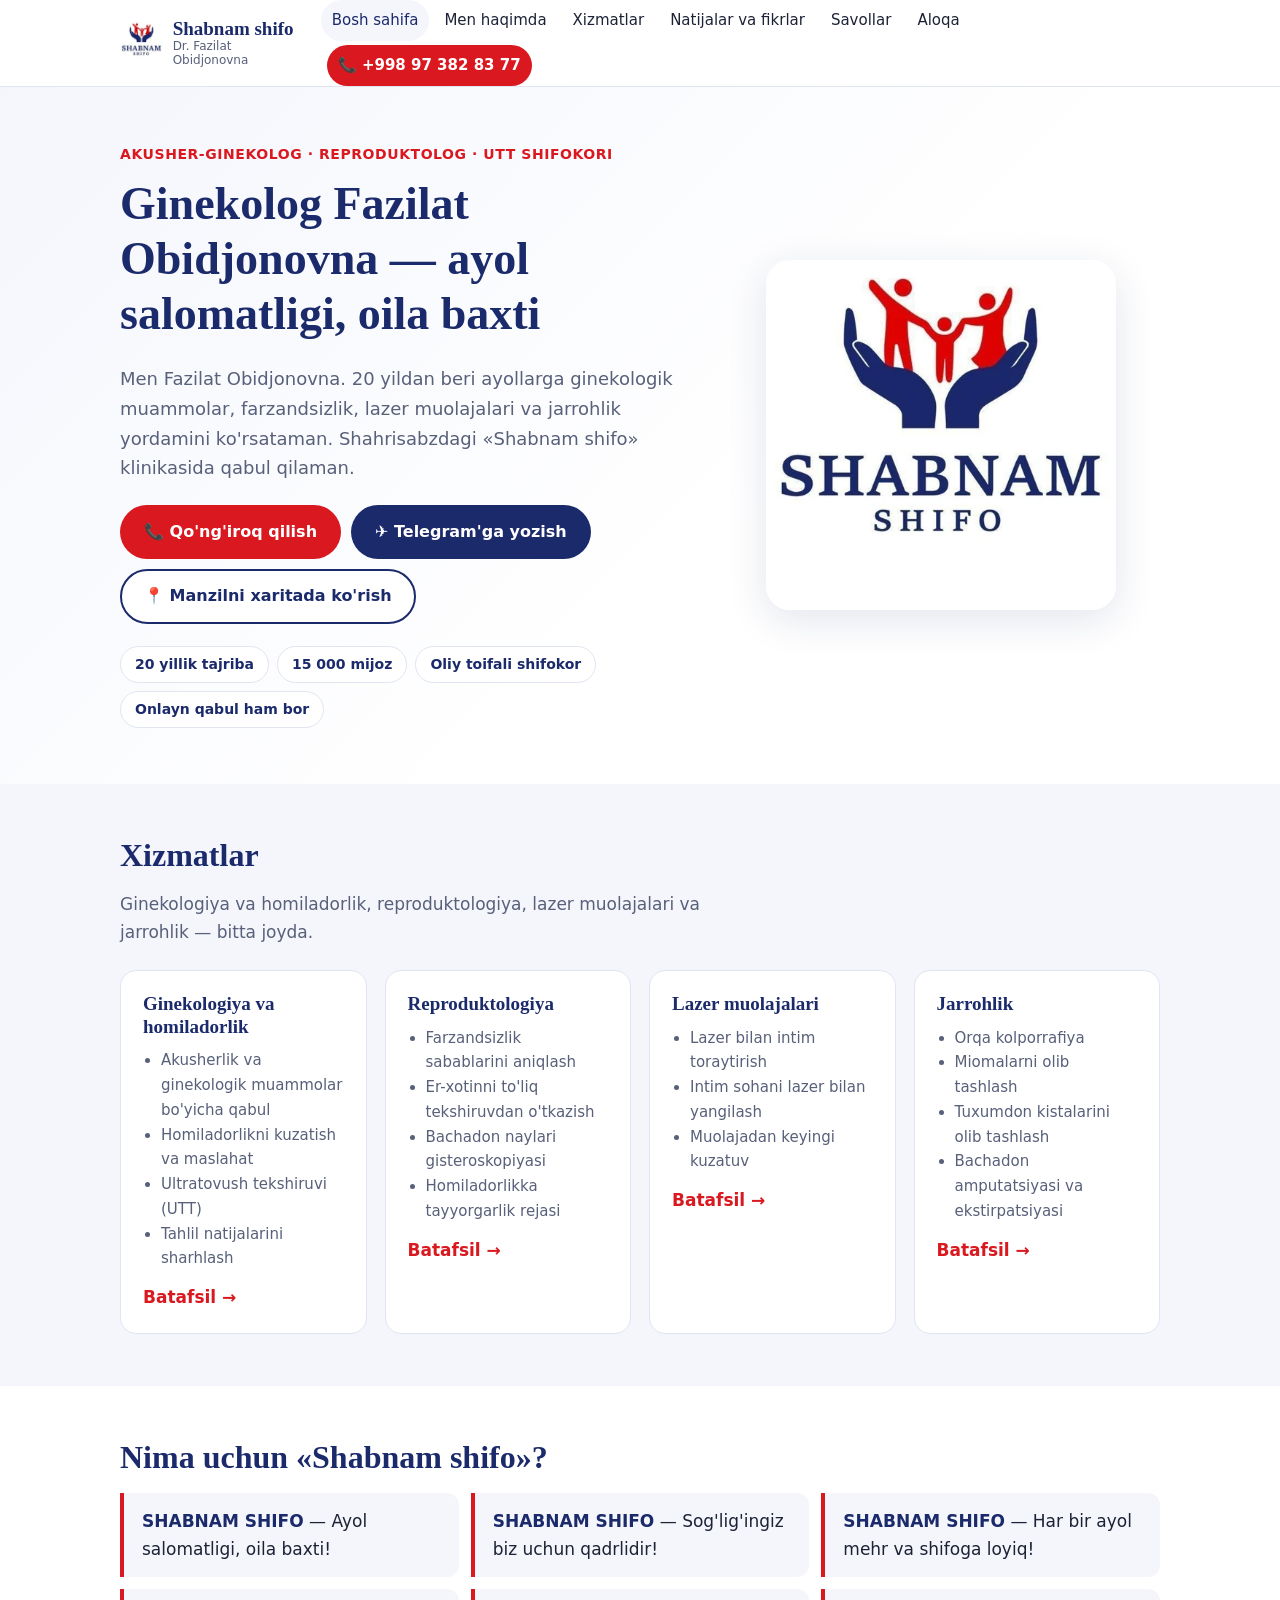
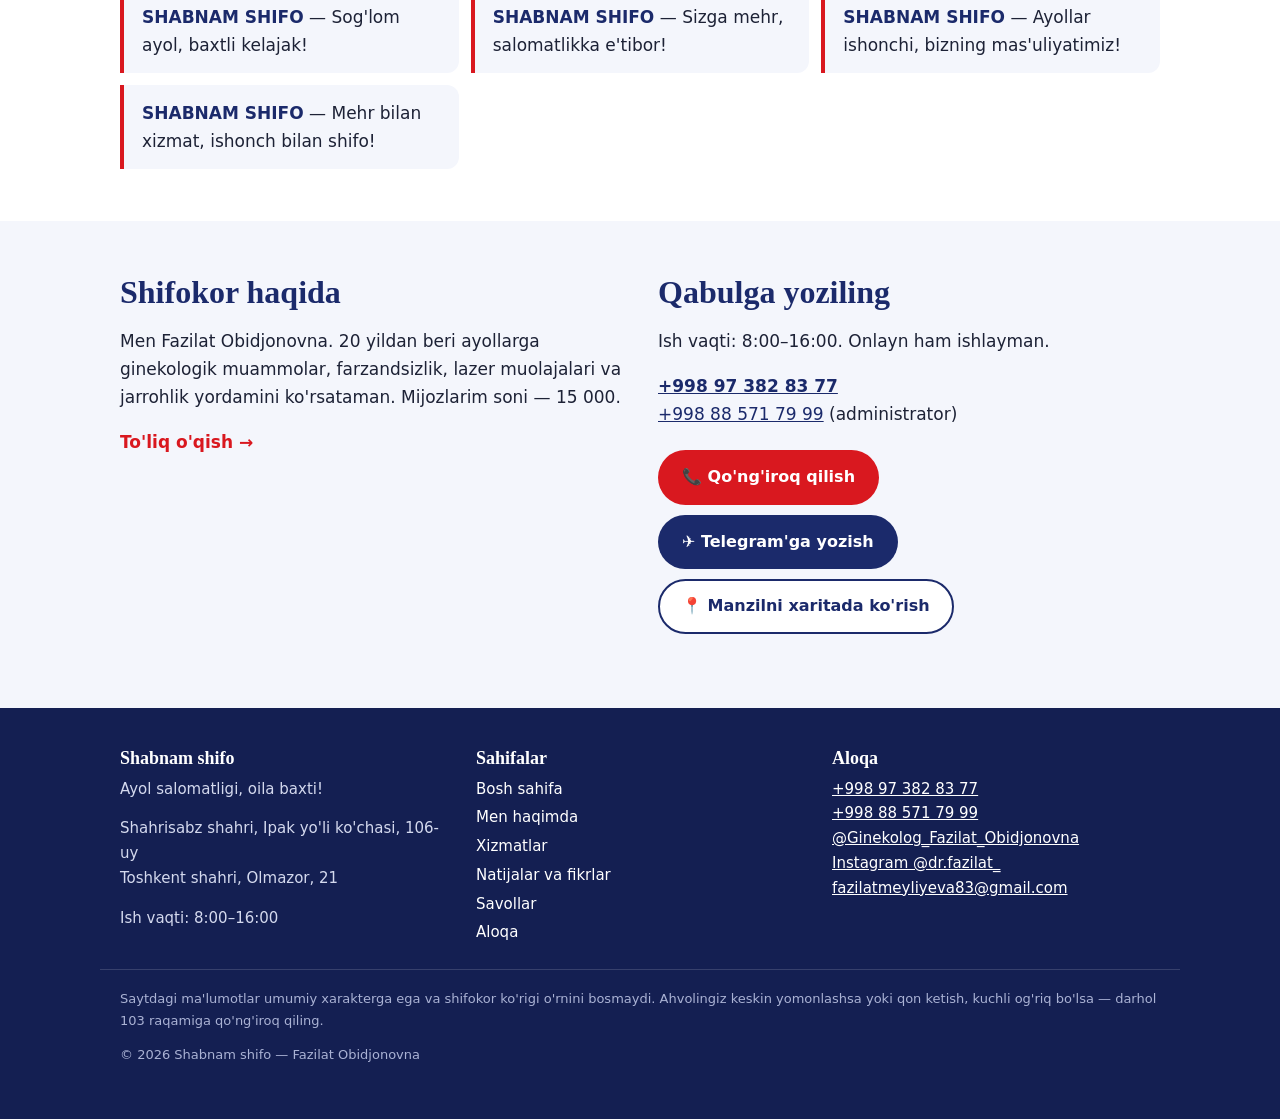
<file: index.html>
<!doctype html>
<html lang="uz">
<head>
<meta charset="utf-8">
<meta name="viewport" content="width=device-width, initial-scale=1">
<title>Ginekolog Fazilat Obidjonovna | Shahrisabz, Shabnam shifo</title>
<meta name="description" content="Shahrisabzda ginekolog, reproduktolog, UTT shifokori Fazilat Obidjonovna. Farzandsizlik, lazer, jarrohlik. 20 yil tajriba. Tel: +998 97 382 83 77">
<meta name="robots" content="index, follow, max-image-preview:large">
<meta name="author" content="Fazilat Obidjonovna">
<meta name="theme-color" content="#1b2a6b">
<link rel="canonical" href="https://admirable-platypus-0bb3a1.netlify.app/">
<link rel="icon" href="favicon.ico" sizes="any">
<link rel="icon" type="image/png" sizes="32x32" href="favicon-32.png">
<link rel="icon" type="image/png" sizes="192x192" href="icon-192.png">
<link rel="apple-touch-icon" href="apple-touch-icon.png">
<meta property="og:type" content="website">
<meta property="og:locale" content="uz_UZ">
<meta property="og:site_name" content="Shabnam shifo">
<meta property="og:title" content="Ginekolog Fazilat Obidjonovna | Shahrisabz, Shabnam shifo">
<meta property="og:description" content="Shahrisabzda ginekolog, reproduktolog, UTT shifokori Fazilat Obidjonovna. Farzandsizlik, lazer, jarrohlik. 20 yil tajriba. Tel: +998 97 382 83 77">
<meta property="og:url" content="https://admirable-platypus-0bb3a1.netlify.app/">
<meta property="og:image" content="https://admirable-platypus-0bb3a1.netlify.app/images/og-image.jpg">
<meta property="og:image:width" content="1200">
<meta property="og:image:height" content="630">
<meta property="og:image:alt" content="Dr. Fazilat Obidjonovna — ginekolog, reproduktolog, UTT shifokori, Shabnam shifo, Shahrisabz">
<meta name="twitter:card" content="summary_large_image">
<meta name="twitter:title" content="Ginekolog Fazilat Obidjonovna | Shahrisabz, Shabnam shifo">
<meta name="twitter:description" content="Shahrisabzda ginekolog, reproduktolog, UTT shifokori Fazilat Obidjonovna. Farzandsizlik, lazer, jarrohlik. 20 yil tajriba. Tel: +998 97 382 83 77">
<meta name="twitter:image" content="https://admirable-platypus-0bb3a1.netlify.app/images/og-image.jpg">
<link rel="stylesheet" href="css/style.css">
<script type="application/ld+json">{"@context": "https://schema.org", "@type": ["LocalBusiness", "MedicalClinic"], "@id": "https://admirable-platypus-0bb3a1.netlify.app/#clinic", "name": "Shabnam shifo", "alternateName": "Shabnam shifo klinikasi", "slogan": "Ayol salomatligi, oila baxti!", "description": "Shahrisabzdagi Shabnam shifo klinikasi: ginekologiya va homiladorlik, reproduktologiya, lazer muolajalari, jarrohlik va UTT.", "url": "https://admirable-platypus-0bb3a1.netlify.app/", "logo": "https://admirable-platypus-0bb3a1.netlify.app/images/logo.png", "image": ["https://admirable-platypus-0bb3a1.netlify.app/images/og-image.jpg", "https://admirable-platypus-0bb3a1.netlify.app/images/logo.png"], "telephone": ["+998973828377", "+998885717999"], "email": "fazilatmeyliyeva83@gmail.com", "address": {"@type": "PostalAddress", "streetAddress": "Ipak yo'li ko'chasi, 106-uy", "addressLocality": "Shahrisabz", "addressRegion": "Qashqadaryo viloyati", "addressCountry": "UZ"}, "geo": {"@type": "GeoCoordinates", "latitude": 39.042849, "longitude": 66.828346}, "hasMap": "https://maps.google.com/maps?q=39.042849,66.828346&ll=39.042849,66.828346&z=16", "areaServed": [{"@type": "AdministrativeArea", "name": "Qashqadaryo viloyati"}, {"@type": "City", "name": "Toshkent"}], "medicalSpecialty": ["Gynecologic", "Obstetric"], "founder": {"@id": "https://admirable-platypus-0bb3a1.netlify.app/#fazilat"}, "sameAs": ["https://instagram.com/dr.fazilat_", "https://t.me/Ginekolog_Fazilat_Obidjonovna"]}</script>
<script type="application/ld+json">{"@context": "https://schema.org", "@type": "Person", "@id": "https://admirable-platypus-0bb3a1.netlify.app/#fazilat", "name": "Fazilat Obidjonovna Meyliyeva", "alternateName": ["Dr. Fazilat Obidjonovna", "Fazilat Obidjonovna", "Фазилат Обиджоновна"], "jobTitle": "Akusher-ginekolog, reproduktolog, UTT shifokori", "description": "Oliy toifali shifokor. 20 yildan beri ayollarga ginekologik muammolar, farzandsizlik, lazer muolajalari va jarrohlik yordamini ko'rsatadi.", "url": "https://admirable-platypus-0bb3a1.netlify.app/men-haqimda.html", "image": "https://admirable-platypus-0bb3a1.netlify.app/images/fazilat.jpg", "telephone": "+998973828377", "email": "fazilatmeyliyeva83@gmail.com", "worksFor": {"@id": "https://admirable-platypus-0bb3a1.netlify.app/#clinic"}, "hasCredential": {"@type": "EducationalOccupationalCredential", "name": "Oliy toifali shifokor"}, "knowsAbout": ["Ginekologiya", "Akusherlik", "Reproduktologiya", "Farzandsizlik", "UTT", "Lazer muolajalari", "Ginekologik jarrohlik"], "sameAs": ["https://instagram.com/dr.fazilat_", "https://t.me/Ginekolog_Fazilat_Obidjonovna"]}</script>
</head>
<body>
<a class="skip" href="#main">Asosiy mazmunga o'tish</a>
<header class="top">
<div class="wrap bar">
<a class="brand" href="index.html" aria-label="Shabnam shifo — bosh sahifa"><picture><source srcset="images/logo-96.webp" type="image/webp"><img src="images/logo-96.png" alt="Shabnam shifo klinikasi logotipi — ginekolog va reproduktolog Shahrisabz" width="44" height="44" decoding="async"></picture><span><b>Shabnam shifo</b><small>Dr. Fazilat Obidjonovna</small></span></a>
<input type="checkbox" id="nt" class="nt" aria-label="Menyuni ochish">
<label for="nt" class="burger" aria-hidden="true"><i></i><i></i><i></i></label>
<nav aria-label="Asosiy menyu"><a href="index.html" aria-current="page">Bosh sahifa</a><a href="men-haqimda.html">Men haqimda</a><a href="xizmatlar.html">Xizmatlar</a><a href="natijalar.html">Natijalar va fikrlar</a><a href="savollar.html">Savollar</a><a href="aloqa.html">Aloqa</a><a class="navcall" href="tel:+998973828377">📞 +998 97 382 83 77</a></nav>
</div>
</header>
<main id="main">
<section class="hero">
<div class="wrap hgrid">
<div>
<p class="eyebrow">Akusher-ginekolog · Reproduktolog · UTT shifokori</p>
<h1>Ginekolog Fazilat Obidjonovna — ayol salomatligi, oila baxti</h1>
<p class="lead">Men Fazilat Obidjonovna. 20 yildan beri ayollarga ginekologik muammolar, farzandsizlik, lazer muolajalari va jarrohlik yordamini ko'rsataman. Shahrisabzdagi «Shabnam shifo» klinikasida qabul qilaman.</p>
<div class="btns"><a class="btn p" href="tel:+998973828377">📞 Qo'ng'iroq qilish</a><a class="btn n" href="https://t.me/Ginekolog_Fazilat_Obidjonovna" target="_blank" rel="noopener">✈️ Telegram'ga yozish</a><a class="btn o" href="https://maps.google.com/maps?q=39.042849,66.828346&ll=39.042849,66.828346&z=16" target="_blank" rel="noopener">📍 Manzilni xaritada ko'rish</a></div>
<ul class="chips"><li>20 yillik tajriba</li><li>15 000 mijoz</li><li>Oliy toifali shifokor</li><li>Onlayn qabul ham bor</li></ul>
</div>
<div class="hlogo"><picture><source srcset="images/logo.webp" type="image/webp"><img src="images/logo.png" alt="Shabnam shifo klinikasi logotipi — ginekolog va reproduktolog Shahrisabz" width="480" height="480" decoding="async"></picture></div>
</div>
</section>

<section class="sec soft">
<div class="wrap">
<h2>Xizmatlar</h2>
<p class="sub">Ginekologiya va homiladorlik, reproduktologiya, lazer muolajalari va jarrohlik — bitta joyda.</p>
<div class="grid g4"><article class="card"><h3>Ginekologiya va homiladorlik</h3><ul><li>Akusherlik va ginekologik muammolar bo'yicha qabul</li><li>Homiladorlikni kuzatish va maslahat</li><li>Ultratovush tekshiruvi (UTT)</li><li>Tahlil natijalarini sharhlash</li></ul><a class="more" href="xizmatlar.html#ginekologiya-va-homiladorlik">Batafsil →</a></article><article class="card"><h3>Reproduktologiya</h3><ul><li>Farzandsizlik sabablarini aniqlash</li><li>Er-xotinni to'liq tekshiruvdan o'tkazish</li><li>Bachadon naylari gisteroskopiyasi</li><li>Homiladorlikka tayyorgarlik rejasi</li></ul><a class="more" href="xizmatlar.html#reproduktologiya">Batafsil →</a></article><article class="card"><h3>Lazer muolajalari</h3><ul><li>Lazer bilan intim toraytirish</li><li>Intim sohani lazer bilan yangilash</li><li>Muolajadan keyingi kuzatuv</li></ul><a class="more" href="xizmatlar.html#lazer-muolajalari">Batafsil →</a></article><article class="card"><h3>Jarrohlik</h3><ul><li>Orqa kolporrafiya</li><li>Miomalarni olib tashlash</li><li>Tuxumdon kistalarini olib tashlash</li><li>Bachadon amputatsiyasi va ekstirpatsiyasi</li></ul><a class="more" href="xizmatlar.html#jarrohlik">Batafsil →</a></article></div>
</div>
</section>

<section class="sec">
<div class="wrap">
<h2>Nima uchun «Shabnam shifo»?</h2>
<ul class="slog"><li><b>SHABNAM SHIFO</b> — Ayol salomatligi, oila baxti!</li><li><b>SHABNAM SHIFO</b> — Sog'lig'ingiz biz uchun qadrlidir!</li><li><b>SHABNAM SHIFO</b> — Har bir ayol mehr va shifoga loyiq!</li><li><b>SHABNAM SHIFO</b> — Sog'lom ayol, baxtli kelajak!</li><li><b>SHABNAM SHIFO</b> — Sizga mehr, salomatlikka e'tibor!</li><li><b>SHABNAM SHIFO</b> — Ayollar ishonchi, bizning mas'uliyatimiz!</li><li><b>SHABNAM SHIFO</b> — Mehr bilan xizmat, ishonch bilan shifo!</li></ul>
</div>
</section>

<section class="sec soft">
<div class="wrap two">
<div>
<h2>Shifokor haqida</h2>
<p>Men Fazilat Obidjonovna. 20 yildan beri ayollarga ginekologik muammolar, farzandsizlik, lazer muolajalari va jarrohlik yordamini ko'rsataman. Mijozlarim soni — 15 000.</p>
<p><a class="more" href="men-haqimda.html">To'liq o'qish →</a></p>
</div>
<div>
<h2>Qabulga yoziling</h2>
<p>Ish vaqti: 8:00–16:00. Onlayn ham ishlayman.</p>
<p><a href="tel:+998973828377"><b>+998 97 382 83 77</b></a><br><a href="tel:+998885717999">+998 88 571 79 99</a> (administrator)</p>
<div class="btns col"><a class="btn p" href="tel:+998973828377">📞 Qo'ng'iroq qilish</a><a class="btn n" href="https://t.me/Ginekolog_Fazilat_Obidjonovna" target="_blank" rel="noopener">✈️ Telegram'ga yozish</a><a class="btn o" href="https://maps.google.com/maps?q=39.042849,66.828346&ll=39.042849,66.828346&z=16" target="_blank" rel="noopener">📍 Manzilni xaritada ko'rish</a></div>
</div>
</div>
</section>
</main>
<footer class="foot">
<div class="wrap fgrid">
<div><p class="fb">Shabnam shifo</p><p>Ayol salomatligi, oila baxti!</p>
<p>Shahrisabz shahri, Ipak yo'li ko'chasi, 106-uy<br>Toshkent shahri, Olmazor, 21</p><p>Ish vaqti: 8:00–16:00</p></div>
<div><p class="fb">Sahifalar</p><nav class="fnav" aria-label="Sayt xaritasi"><a href="index.html">Bosh sahifa</a><a href="men-haqimda.html">Men haqimda</a><a href="xizmatlar.html">Xizmatlar</a><a href="natijalar.html">Natijalar va fikrlar</a><a href="savollar.html">Savollar</a><a href="aloqa.html">Aloqa</a></nav></div>
<div><p class="fb">Aloqa</p>
<p><a href="tel:+998973828377">+998 97 382 83 77</a><br><a href="tel:+998885717999">+998 88 571 79 99</a><br>
<a href="https://t.me/Ginekolog_Fazilat_Obidjonovna" target="_blank" rel="noopener">@Ginekolog_Fazilat_Obidjonovna</a><br>
<a href="https://instagram.com/dr.fazilat_" target="_blank" rel="noopener">Instagram @dr.fazilat_</a><br>
<a href="mailto:fazilatmeyliyeva83@gmail.com">fazilatmeyliyeva83@gmail.com</a></p></div>
</div>
<div class="wrap fine"><p>Saytdagi ma'lumotlar umumiy xarakterga ega va shifokor ko'rigi o'rnini bosmaydi. Ahvolingiz keskin yomonlashsa yoki qon ketish, kuchli og'riq bo'lsa — darhol 103 raqamiga qo'ng'iroq qiling.</p>
<p>© 2026 Shabnam shifo — Fazilat Obidjonovna</p></div>
</footer>
<div class="mbar" role="navigation" aria-label="Tezkor aloqa">
<a class="m1" href="tel:+998973828377">📞 Qo'ng'iroq</a>
<a class="m2" href="https://t.me/Ginekolog_Fazilat_Obidjonovna" target="_blank" rel="noopener">✈️ Telegram</a>
<a class="m3" href="https://maps.google.com/maps?q=39.042849,66.828346&ll=39.042849,66.828346&z=16" target="_blank" rel="noopener">📍 Xarita</a>
</div>
</body>
</html>
</file>
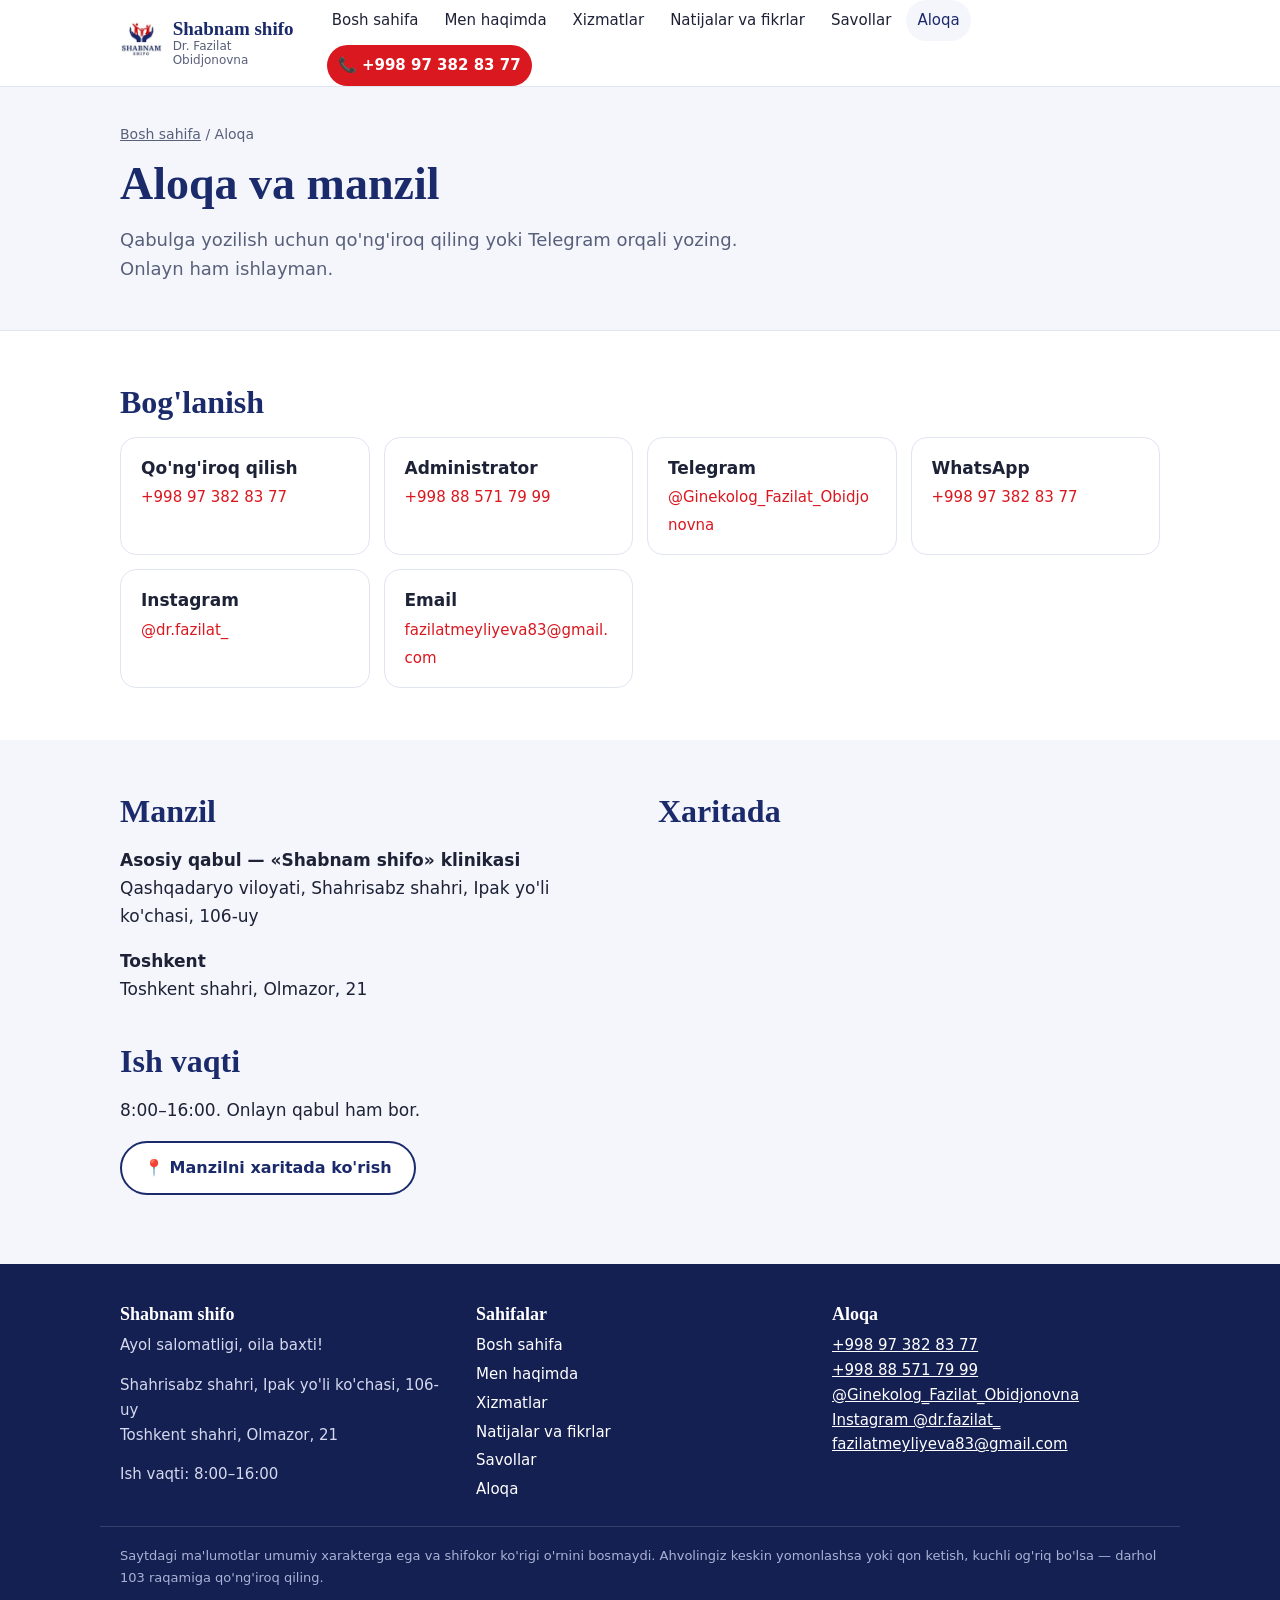
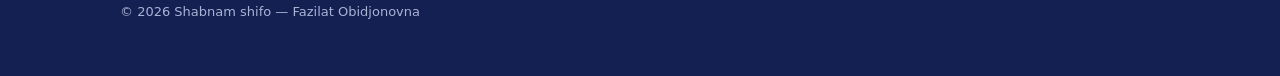
<file: aloqa.html>
<!doctype html>
<html lang="uz">
<head>
<meta charset="utf-8">
<meta name="viewport" content="width=device-width, initial-scale=1">
<title>Aloqa va manzil — Shabnam shifo, Shahrisabz</title>
<meta name="description" content="Shabnam shifo klinikasi: Shahrisabz shahri, Ipak yo'li ko'chasi, 106-uy. Tel: +998 97 382 83 77, Telegram. Ish vaqti 8:00–16:00. Onlayn qabul ham bor.">
<meta name="robots" content="index, follow, max-image-preview:large">
<meta name="author" content="Fazilat Obidjonovna">
<meta name="theme-color" content="#1b2a6b">
<link rel="canonical" href="https://admirable-platypus-0bb3a1.netlify.app/aloqa.html">
<link rel="icon" href="favicon.ico" sizes="any">
<link rel="icon" type="image/png" sizes="32x32" href="favicon-32.png">
<link rel="icon" type="image/png" sizes="192x192" href="icon-192.png">
<link rel="apple-touch-icon" href="apple-touch-icon.png">
<meta property="og:type" content="website">
<meta property="og:locale" content="uz_UZ">
<meta property="og:site_name" content="Shabnam shifo">
<meta property="og:title" content="Aloqa va manzil — Shabnam shifo, Shahrisabz">
<meta property="og:description" content="Shabnam shifo klinikasi: Shahrisabz shahri, Ipak yo'li ko'chasi, 106-uy. Tel: +998 97 382 83 77, Telegram. Ish vaqti 8:00–16:00. Onlayn qabul ham bor.">
<meta property="og:url" content="https://admirable-platypus-0bb3a1.netlify.app/aloqa.html">
<meta property="og:image" content="https://admirable-platypus-0bb3a1.netlify.app/images/og-image.jpg">
<meta property="og:image:width" content="1200">
<meta property="og:image:height" content="630">
<meta property="og:image:alt" content="Dr. Fazilat Obidjonovna — ginekolog, reproduktolog, UTT shifokori, Shabnam shifo, Shahrisabz">
<meta name="twitter:card" content="summary_large_image">
<meta name="twitter:title" content="Aloqa va manzil — Shabnam shifo, Shahrisabz">
<meta name="twitter:description" content="Shabnam shifo klinikasi: Shahrisabz shahri, Ipak yo'li ko'chasi, 106-uy. Tel: +998 97 382 83 77, Telegram. Ish vaqti 8:00–16:00. Onlayn qabul ham bor.">
<meta name="twitter:image" content="https://admirable-platypus-0bb3a1.netlify.app/images/og-image.jpg">
<link rel="stylesheet" href="css/style.css">
<script type="application/ld+json">{"@context": "https://schema.org", "@type": ["LocalBusiness", "MedicalClinic"], "@id": "https://admirable-platypus-0bb3a1.netlify.app/#clinic", "name": "Shabnam shifo", "alternateName": "Shabnam shifo klinikasi", "slogan": "Ayol salomatligi, oila baxti!", "description": "Shahrisabzdagi Shabnam shifo klinikasi: ginekologiya va homiladorlik, reproduktologiya, lazer muolajalari, jarrohlik va UTT.", "url": "https://admirable-platypus-0bb3a1.netlify.app/", "logo": "https://admirable-platypus-0bb3a1.netlify.app/images/logo.png", "image": ["https://admirable-platypus-0bb3a1.netlify.app/images/og-image.jpg", "https://admirable-platypus-0bb3a1.netlify.app/images/logo.png"], "telephone": ["+998973828377", "+998885717999"], "email": "fazilatmeyliyeva83@gmail.com", "address": {"@type": "PostalAddress", "streetAddress": "Ipak yo'li ko'chasi, 106-uy", "addressLocality": "Shahrisabz", "addressRegion": "Qashqadaryo viloyati", "addressCountry": "UZ"}, "geo": {"@type": "GeoCoordinates", "latitude": 39.042849, "longitude": 66.828346}, "hasMap": "https://maps.google.com/maps?q=39.042849,66.828346&ll=39.042849,66.828346&z=16", "areaServed": [{"@type": "AdministrativeArea", "name": "Qashqadaryo viloyati"}, {"@type": "City", "name": "Toshkent"}], "medicalSpecialty": ["Gynecologic", "Obstetric"], "founder": {"@id": "https://admirable-platypus-0bb3a1.netlify.app/#fazilat"}, "sameAs": ["https://instagram.com/dr.fazilat_", "https://t.me/Ginekolog_Fazilat_Obidjonovna"]}</script>
<script type="application/ld+json">{"@context": "https://schema.org", "@type": "BreadcrumbList", "itemListElement": [{"@type": "ListItem", "position": 1, "name": "Bosh sahifa", "item": "https://admirable-platypus-0bb3a1.netlify.app/"}, {"@type": "ListItem", "position": 2, "name": "Aloqa", "item": "https://admirable-platypus-0bb3a1.netlify.app/aloqa.html"}]}</script>
</head>
<body>
<a class="skip" href="#main">Asosiy mazmunga o'tish</a>
<header class="top">
<div class="wrap bar">
<a class="brand" href="index.html" aria-label="Shabnam shifo — bosh sahifa"><picture><source srcset="images/logo-96.webp" type="image/webp"><img src="images/logo-96.png" alt="Shabnam shifo klinikasi logotipi — ginekolog va reproduktolog Shahrisabz" width="44" height="44" decoding="async"></picture><span><b>Shabnam shifo</b><small>Dr. Fazilat Obidjonovna</small></span></a>
<input type="checkbox" id="nt" class="nt" aria-label="Menyuni ochish">
<label for="nt" class="burger" aria-hidden="true"><i></i><i></i><i></i></label>
<nav aria-label="Asosiy menyu"><a href="index.html">Bosh sahifa</a><a href="men-haqimda.html">Men haqimda</a><a href="xizmatlar.html">Xizmatlar</a><a href="natijalar.html">Natijalar va fikrlar</a><a href="savollar.html">Savollar</a><a href="aloqa.html" aria-current="page">Aloqa</a><a class="navcall" href="tel:+998973828377">📞 +998 97 382 83 77</a></nav>
</div>
</header>
<main id="main">
<section class="phead"><div class="wrap">
<nav class="crumb" aria-label="Sahifa yo'li"><a href="index.html">Bosh sahifa</a> / Aloqa</nav>
<h1>Aloqa va manzil</h1>
<p class="lead">Qabulga yozilish uchun qo'ng'iroq qiling yoki Telegram orqali yozing. Onlayn ham ishlayman.</p>
</div></section>
<section class="sec"><div class="wrap">
<h2>Bog'lanish</h2>
<div class="contacts">
<a href="tel:+998973828377"><b>Qo'ng'iroq qilish</b><span>+998 97 382 83 77</span></a>
<a href="tel:+998885717999"><b>Administrator</b><span>+998 88 571 79 99</span></a>
<a href="https://t.me/Ginekolog_Fazilat_Obidjonovna" target="_blank" rel="noopener"><b>Telegram</b><span>@Ginekolog_Fazilat_Obidjonovna</span></a>
<a href="https://wa.me/998973828377" target="_blank" rel="noopener"><b>WhatsApp</b><span>+998 97 382 83 77</span></a>
<a href="https://instagram.com/dr.fazilat_" target="_blank" rel="noopener"><b>Instagram</b><span>@dr.fazilat_</span></a>
<a href="mailto:fazilatmeyliyeva83@gmail.com"><b>Email</b><span>fazilatmeyliyeva83@gmail.com</span></a>
</div>
</div></section>
<section class="sec soft"><div class="wrap two">
<div>
<h2>Manzil</h2>
<p><b>Asosiy qabul — «Shabnam shifo» klinikasi</b><br>Qashqadaryo viloyati, Shahrisabz shahri, Ipak yo'li ko'chasi, 106-uy</p>
<p><b>Toshkent</b><br>Toshkent shahri, Olmazor, 21</p>
<h2>Ish vaqti</h2>
<p>8:00–16:00. Onlayn qabul ham bor.</p>
<p><a class="btn o" href="https://maps.google.com/maps?q=39.042849,66.828346&ll=39.042849,66.828346&z=16" target="_blank" rel="noopener">📍 Manzilni xaritada ko'rish</a></p>
</div>
<div>
<h2>Xaritada</h2>
<iframe class="map" title="Shabnam shifo klinikasi xaritada — Shahrisabz, Ipak yo'li ko'chasi, 106-uy" src="https://maps.google.com/maps?q=39.042849,66.828346&z=16&output=embed" loading="lazy" referrerpolicy="no-referrer-when-downgrade" allowfullscreen></iframe>
</div>
</div></section>
</main>
<footer class="foot">
<div class="wrap fgrid">
<div><p class="fb">Shabnam shifo</p><p>Ayol salomatligi, oila baxti!</p>
<p>Shahrisabz shahri, Ipak yo'li ko'chasi, 106-uy<br>Toshkent shahri, Olmazor, 21</p><p>Ish vaqti: 8:00–16:00</p></div>
<div><p class="fb">Sahifalar</p><nav class="fnav" aria-label="Sayt xaritasi"><a href="index.html">Bosh sahifa</a><a href="men-haqimda.html">Men haqimda</a><a href="xizmatlar.html">Xizmatlar</a><a href="natijalar.html">Natijalar va fikrlar</a><a href="savollar.html">Savollar</a><a href="aloqa.html">Aloqa</a></nav></div>
<div><p class="fb">Aloqa</p>
<p><a href="tel:+998973828377">+998 97 382 83 77</a><br><a href="tel:+998885717999">+998 88 571 79 99</a><br>
<a href="https://t.me/Ginekolog_Fazilat_Obidjonovna" target="_blank" rel="noopener">@Ginekolog_Fazilat_Obidjonovna</a><br>
<a href="https://instagram.com/dr.fazilat_" target="_blank" rel="noopener">Instagram @dr.fazilat_</a><br>
<a href="mailto:fazilatmeyliyeva83@gmail.com">fazilatmeyliyeva83@gmail.com</a></p></div>
</div>
<div class="wrap fine"><p>Saytdagi ma'lumotlar umumiy xarakterga ega va shifokor ko'rigi o'rnini bosmaydi. Ahvolingiz keskin yomonlashsa yoki qon ketish, kuchli og'riq bo'lsa — darhol 103 raqamiga qo'ng'iroq qiling.</p>
<p>© 2026 Shabnam shifo — Fazilat Obidjonovna</p></div>
</footer>
<div class="mbar" role="navigation" aria-label="Tezkor aloqa">
<a class="m1" href="tel:+998973828377">📞 Qo'ng'iroq</a>
<a class="m2" href="https://t.me/Ginekolog_Fazilat_Obidjonovna" target="_blank" rel="noopener">✈️ Telegram</a>
<a class="m3" href="https://maps.google.com/maps?q=39.042849,66.828346&ll=39.042849,66.828346&z=16" target="_blank" rel="noopener">📍 Xarita</a>
</div>
</body>
</html>
</file>
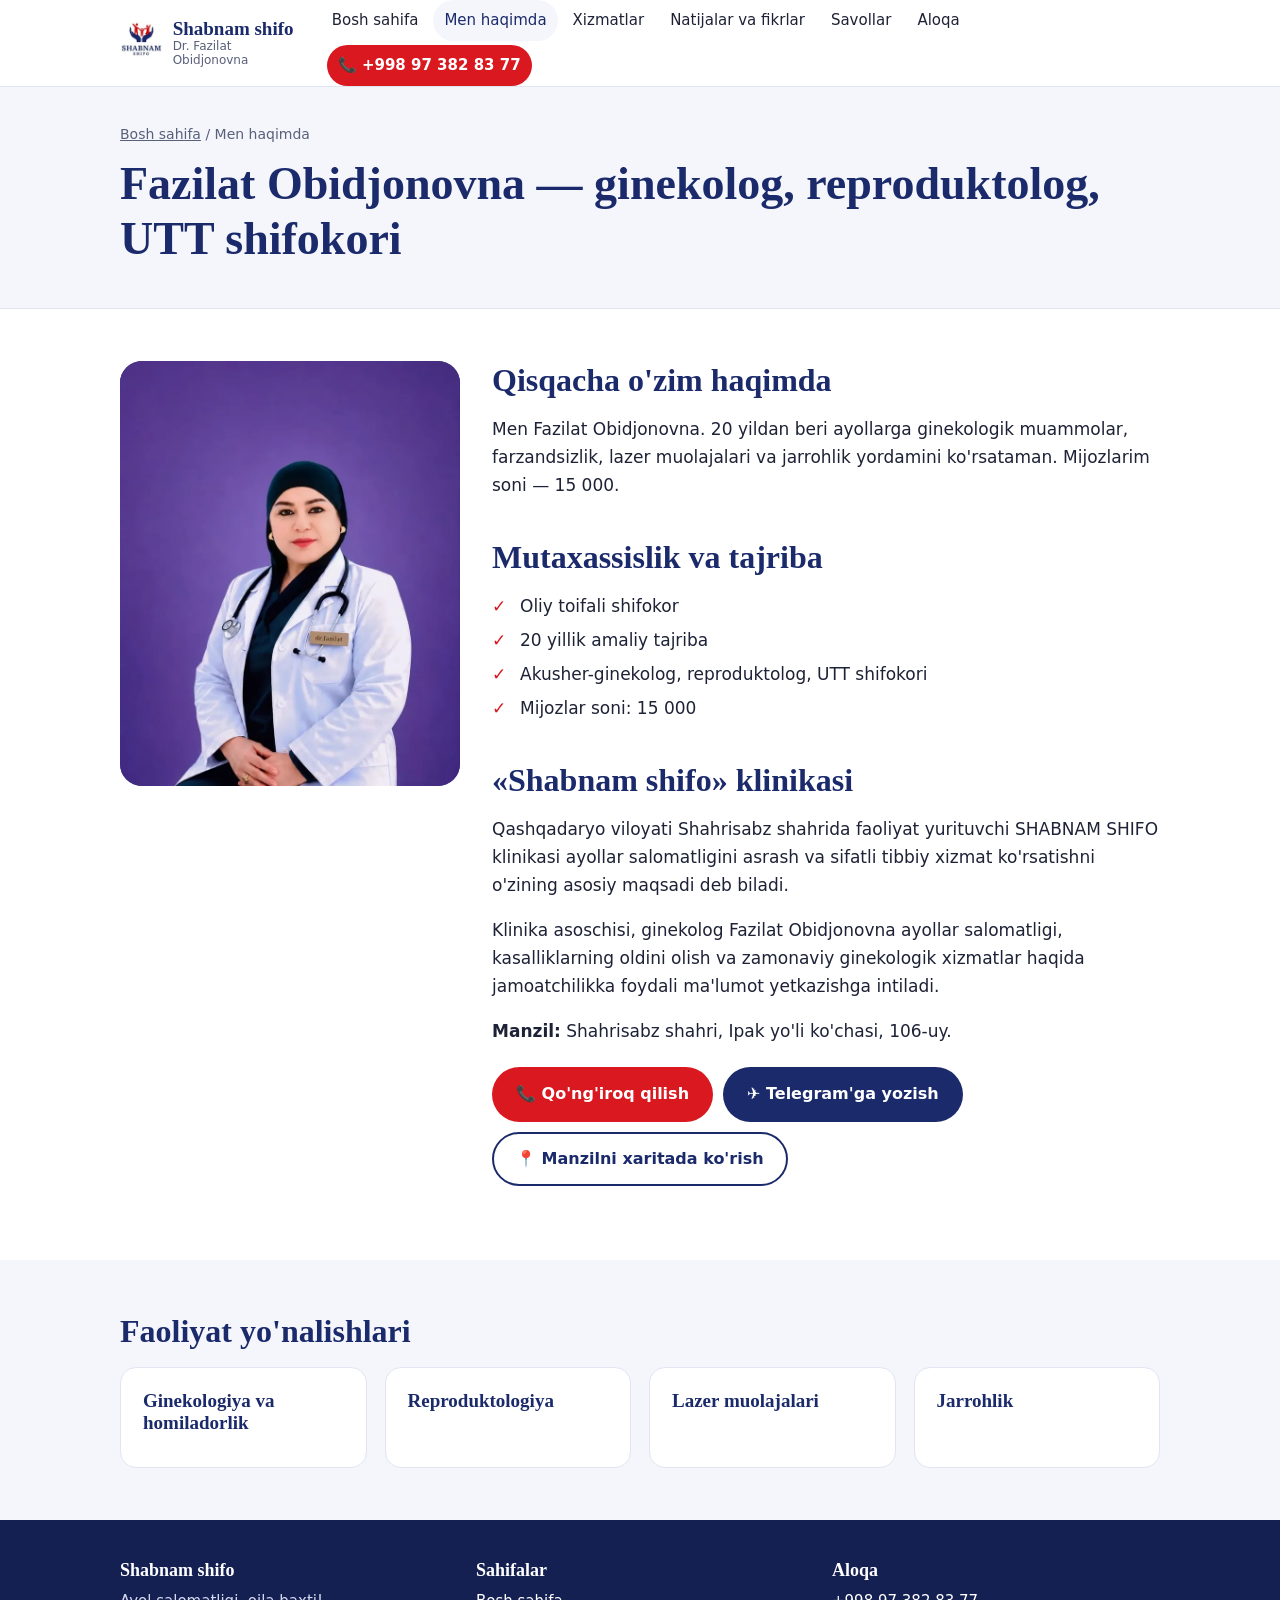
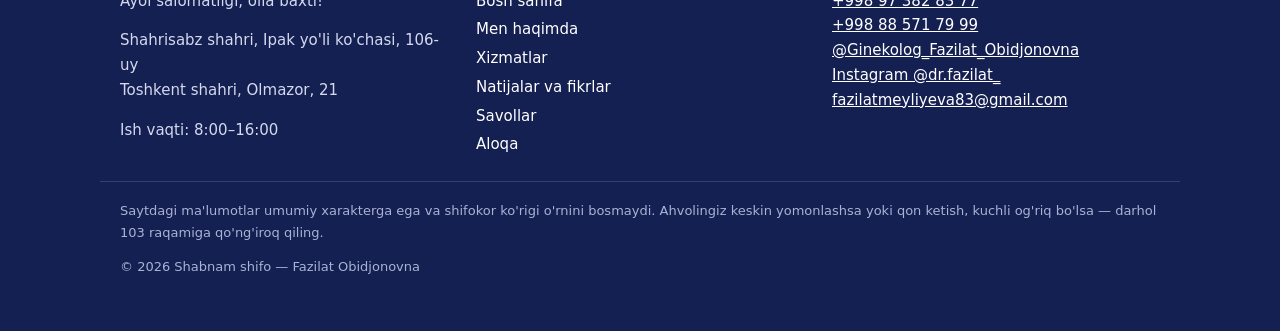
<file: men-haqimda.html>
<!doctype html>
<html lang="uz">
<head>
<meta charset="utf-8">
<meta name="viewport" content="width=device-width, initial-scale=1">
<title>Fazilat Obidjonovna haqida — oliy toifali ginekolog</title>
<meta name="description" content="Fazilat Obidjonovna — oliy toifali shifokor, ginekolog va reproduktolog. 20 yillik tajriba, Shahrisabzdagi Shabnam shifo klinikasi asoschisi.">
<meta name="robots" content="index, follow, max-image-preview:large">
<meta name="author" content="Fazilat Obidjonovna">
<meta name="theme-color" content="#1b2a6b">
<link rel="canonical" href="https://admirable-platypus-0bb3a1.netlify.app/men-haqimda.html">
<link rel="icon" href="favicon.ico" sizes="any">
<link rel="icon" type="image/png" sizes="32x32" href="favicon-32.png">
<link rel="icon" type="image/png" sizes="192x192" href="icon-192.png">
<link rel="apple-touch-icon" href="apple-touch-icon.png">
<meta property="og:type" content="website">
<meta property="og:locale" content="uz_UZ">
<meta property="og:site_name" content="Shabnam shifo">
<meta property="og:title" content="Fazilat Obidjonovna haqida — oliy toifali ginekolog">
<meta property="og:description" content="Fazilat Obidjonovna — oliy toifali shifokor, ginekolog va reproduktolog. 20 yillik tajriba, Shahrisabzdagi Shabnam shifo klinikasi asoschisi.">
<meta property="og:url" content="https://admirable-platypus-0bb3a1.netlify.app/men-haqimda.html">
<meta property="og:image" content="https://admirable-platypus-0bb3a1.netlify.app/images/og-image.jpg">
<meta property="og:image:width" content="1200">
<meta property="og:image:height" content="630">
<meta property="og:image:alt" content="Dr. Fazilat Obidjonovna — ginekolog, reproduktolog, UTT shifokori, Shabnam shifo, Shahrisabz">
<meta name="twitter:card" content="summary_large_image">
<meta name="twitter:title" content="Fazilat Obidjonovna haqida — oliy toifali ginekolog">
<meta name="twitter:description" content="Fazilat Obidjonovna — oliy toifali shifokor, ginekolog va reproduktolog. 20 yillik tajriba, Shahrisabzdagi Shabnam shifo klinikasi asoschisi.">
<meta name="twitter:image" content="https://admirable-platypus-0bb3a1.netlify.app/images/og-image.jpg">
<link rel="stylesheet" href="css/style.css">
<script type="application/ld+json">{"@context": "https://schema.org", "@type": "Person", "@id": "https://admirable-platypus-0bb3a1.netlify.app/#fazilat", "name": "Fazilat Obidjonovna Meyliyeva", "alternateName": ["Dr. Fazilat Obidjonovna", "Fazilat Obidjonovna", "Фазилат Обиджоновна"], "jobTitle": "Akusher-ginekolog, reproduktolog, UTT shifokori", "description": "Oliy toifali shifokor. 20 yildan beri ayollarga ginekologik muammolar, farzandsizlik, lazer muolajalari va jarrohlik yordamini ko'rsatadi.", "url": "https://admirable-platypus-0bb3a1.netlify.app/men-haqimda.html", "image": "https://admirable-platypus-0bb3a1.netlify.app/images/fazilat.jpg", "telephone": "+998973828377", "email": "fazilatmeyliyeva83@gmail.com", "worksFor": {"@id": "https://admirable-platypus-0bb3a1.netlify.app/#clinic"}, "hasCredential": {"@type": "EducationalOccupationalCredential", "name": "Oliy toifali shifokor"}, "knowsAbout": ["Ginekologiya", "Akusherlik", "Reproduktologiya", "Farzandsizlik", "UTT", "Lazer muolajalari", "Ginekologik jarrohlik"], "sameAs": ["https://instagram.com/dr.fazilat_", "https://t.me/Ginekolog_Fazilat_Obidjonovna"]}</script>
<script type="application/ld+json">{"@context": "https://schema.org", "@type": "BreadcrumbList", "itemListElement": [{"@type": "ListItem", "position": 1, "name": "Bosh sahifa", "item": "https://admirable-platypus-0bb3a1.netlify.app/"}, {"@type": "ListItem", "position": 2, "name": "Men haqimda", "item": "https://admirable-platypus-0bb3a1.netlify.app/men-haqimda.html"}]}</script>
</head>
<body>
<a class="skip" href="#main">Asosiy mazmunga o'tish</a>
<header class="top">
<div class="wrap bar">
<a class="brand" href="index.html" aria-label="Shabnam shifo — bosh sahifa"><picture><source srcset="images/logo-96.webp" type="image/webp"><img src="images/logo-96.png" alt="Shabnam shifo klinikasi logotipi — ginekolog va reproduktolog Shahrisabz" width="44" height="44" decoding="async"></picture><span><b>Shabnam shifo</b><small>Dr. Fazilat Obidjonovna</small></span></a>
<input type="checkbox" id="nt" class="nt" aria-label="Menyuni ochish">
<label for="nt" class="burger" aria-hidden="true"><i></i><i></i><i></i></label>
<nav aria-label="Asosiy menyu"><a href="index.html">Bosh sahifa</a><a href="men-haqimda.html" aria-current="page">Men haqimda</a><a href="xizmatlar.html">Xizmatlar</a><a href="natijalar.html">Natijalar va fikrlar</a><a href="savollar.html">Savollar</a><a href="aloqa.html">Aloqa</a><a class="navcall" href="tel:+998973828377">📞 +998 97 382 83 77</a></nav>
</div>
</header>
<main id="main">
<section class="phead"><div class="wrap">
<nav class="crumb" aria-label="Sahifa yo'li"><a href="index.html">Bosh sahifa</a> / Men haqimda</nav>
<h1>Fazilat Obidjonovna — ginekolog, reproduktolog, UTT shifokori</h1>
</div></section>
<section class="sec">
<div class="wrap about">
<figure class="photo"><span class="ph" aria-hidden="true">F</span><picture><source srcset="images/fazilat.webp" type="image/webp"><img src="images/fazilat.jpg" alt="Ginekolog va reproduktolog Fazilat Obidjonovna — Shahrisabz, Shabnam shifo klinikasi" width="720" height="900" loading="lazy" decoding="async" onerror="this.remove()"></picture></figure>
<div>
<h2>Qisqacha o'zim haqimda</h2>
<p>Men Fazilat Obidjonovna. 20 yildan beri ayollarga ginekologik muammolar, farzandsizlik, lazer muolajalari va jarrohlik yordamini ko'rsataman. Mijozlarim soni — 15 000.</p>
<h2>Mutaxassislik va tajriba</h2>
<ul class="tick"><li>Oliy toifali shifokor</li><li>20 yillik amaliy tajriba</li><li>Akusher-ginekolog, reproduktolog, UTT shifokori</li><li>Mijozlar soni: 15 000</li></ul>
<h2>«Shabnam shifo» klinikasi</h2>
<p>Qashqadaryo viloyati Shahrisabz shahrida faoliyat yurituvchi SHABNAM SHIFO klinikasi ayollar salomatligini asrash va sifatli tibbiy xizmat ko'rsatishni o'zining asosiy maqsadi deb biladi.</p>
<p>Klinika asoschisi, ginekolog Fazilat Obidjonovna ayollar salomatligi, kasalliklarning oldini olish va zamonaviy ginekologik xizmatlar haqida jamoatchilikka foydali ma'lumot yetkazishga intiladi.</p>
<p><b>Manzil:</b> Shahrisabz shahri, Ipak yo'li ko'chasi, 106-uy.</p>
<div class="btns"><a class="btn p" href="tel:+998973828377">📞 Qo'ng'iroq qilish</a><a class="btn n" href="https://t.me/Ginekolog_Fazilat_Obidjonovna" target="_blank" rel="noopener">✈️ Telegram'ga yozish</a><a class="btn o" href="https://maps.google.com/maps?q=39.042849,66.828346&ll=39.042849,66.828346&z=16" target="_blank" rel="noopener">📍 Manzilni xaritada ko'rish</a></div>
</div>
</div>
</div>
</section>
<section class="sec soft"><div class="wrap">
<h2>Faoliyat yo'nalishlari</h2>
<div class="grid g4"><a class="card link" href="xizmatlar.html#ginekologiya-va-homiladorlik"><h3>Ginekologiya va homiladorlik</h3></a><a class="card link" href="xizmatlar.html#reproduktologiya"><h3>Reproduktologiya</h3></a><a class="card link" href="xizmatlar.html#lazer-muolajalari"><h3>Lazer muolajalari</h3></a><a class="card link" href="xizmatlar.html#jarrohlik"><h3>Jarrohlik</h3></a></div>
</div></section>
</main>
<footer class="foot">
<div class="wrap fgrid">
<div><p class="fb">Shabnam shifo</p><p>Ayol salomatligi, oila baxti!</p>
<p>Shahrisabz shahri, Ipak yo'li ko'chasi, 106-uy<br>Toshkent shahri, Olmazor, 21</p><p>Ish vaqti: 8:00–16:00</p></div>
<div><p class="fb">Sahifalar</p><nav class="fnav" aria-label="Sayt xaritasi"><a href="index.html">Bosh sahifa</a><a href="men-haqimda.html">Men haqimda</a><a href="xizmatlar.html">Xizmatlar</a><a href="natijalar.html">Natijalar va fikrlar</a><a href="savollar.html">Savollar</a><a href="aloqa.html">Aloqa</a></nav></div>
<div><p class="fb">Aloqa</p>
<p><a href="tel:+998973828377">+998 97 382 83 77</a><br><a href="tel:+998885717999">+998 88 571 79 99</a><br>
<a href="https://t.me/Ginekolog_Fazilat_Obidjonovna" target="_blank" rel="noopener">@Ginekolog_Fazilat_Obidjonovna</a><br>
<a href="https://instagram.com/dr.fazilat_" target="_blank" rel="noopener">Instagram @dr.fazilat_</a><br>
<a href="mailto:fazilatmeyliyeva83@gmail.com">fazilatmeyliyeva83@gmail.com</a></p></div>
</div>
<div class="wrap fine"><p>Saytdagi ma'lumotlar umumiy xarakterga ega va shifokor ko'rigi o'rnini bosmaydi. Ahvolingiz keskin yomonlashsa yoki qon ketish, kuchli og'riq bo'lsa — darhol 103 raqamiga qo'ng'iroq qiling.</p>
<p>© 2026 Shabnam shifo — Fazilat Obidjonovna</p></div>
</footer>
<div class="mbar" role="navigation" aria-label="Tezkor aloqa">
<a class="m1" href="tel:+998973828377">📞 Qo'ng'iroq</a>
<a class="m2" href="https://t.me/Ginekolog_Fazilat_Obidjonovna" target="_blank" rel="noopener">✈️ Telegram</a>
<a class="m3" href="https://maps.google.com/maps?q=39.042849,66.828346&ll=39.042849,66.828346&z=16" target="_blank" rel="noopener">📍 Xarita</a>
</div>
</body>
</html>
</file>
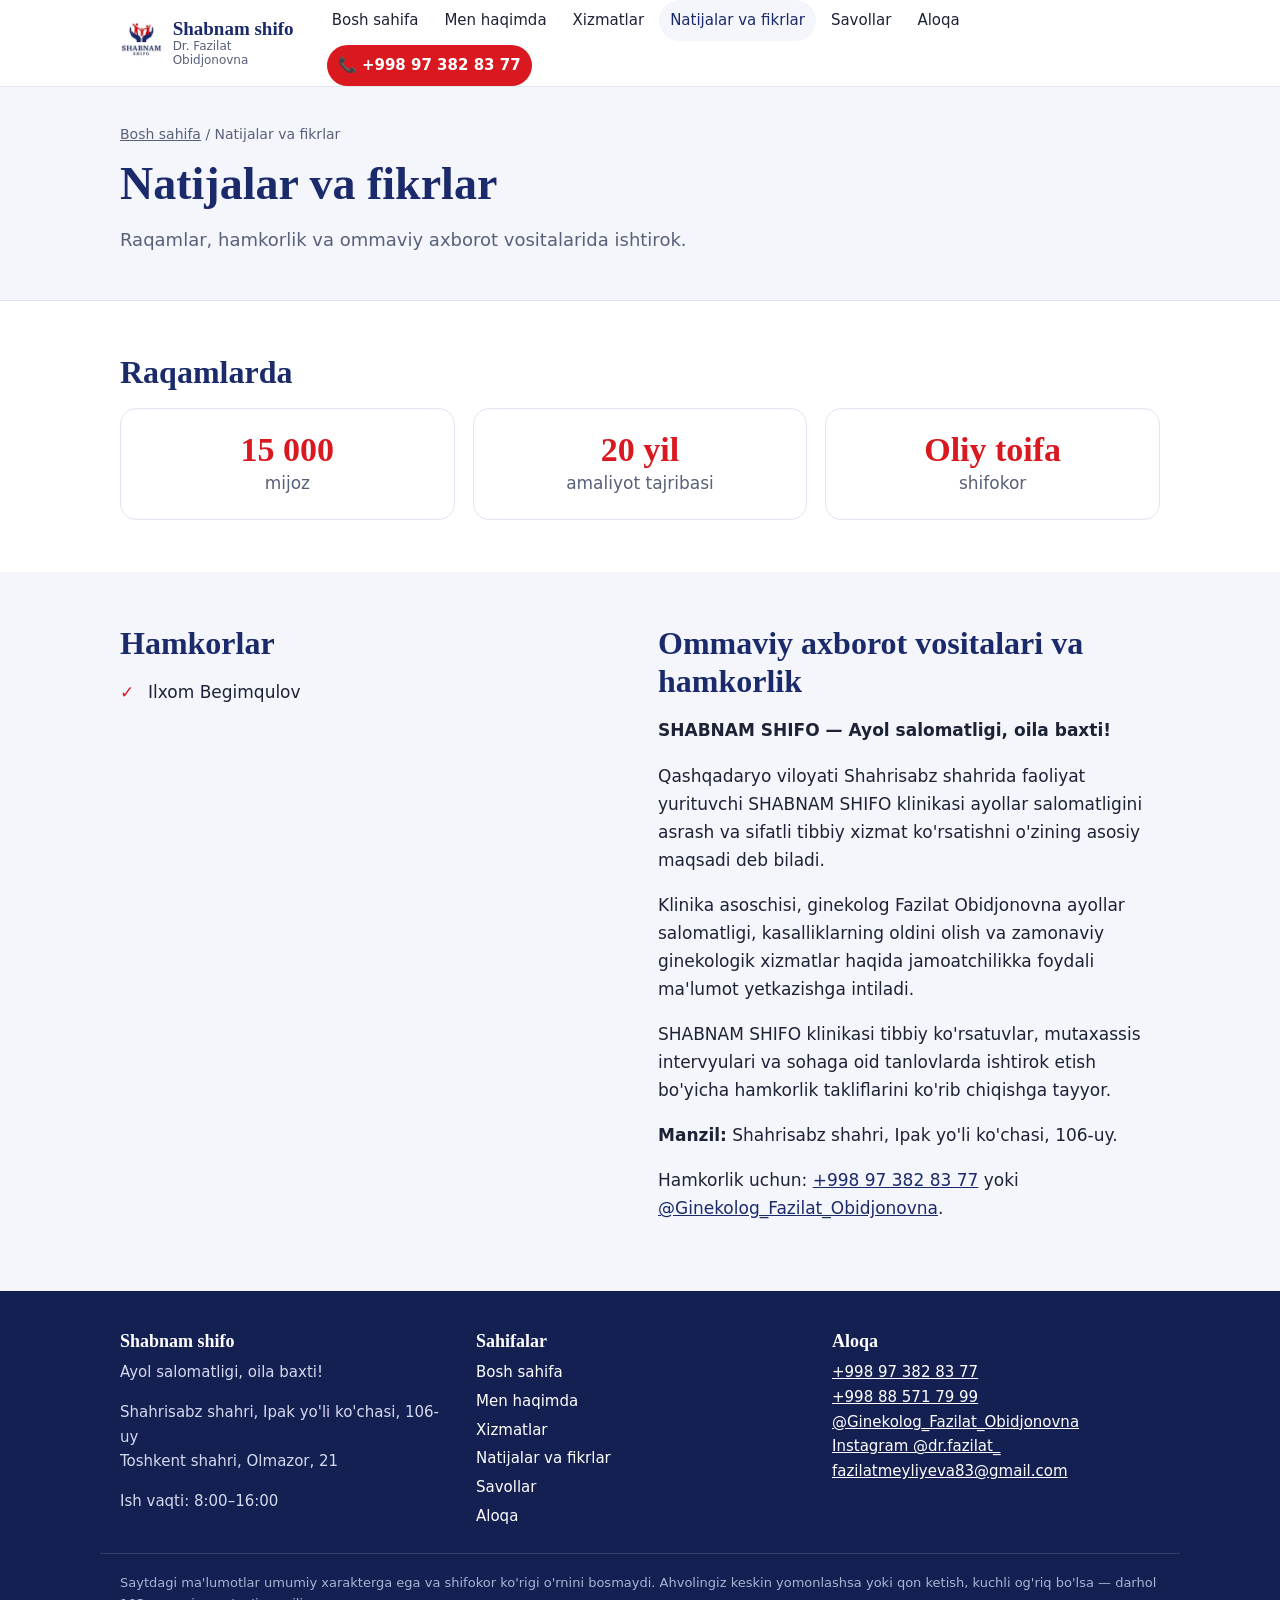
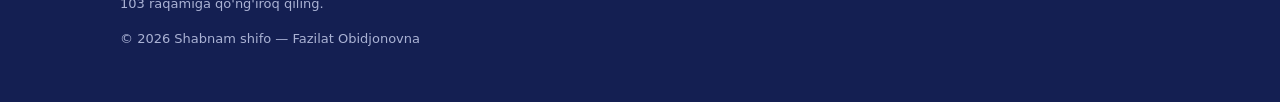
<file: natijalar.html>
<!doctype html>
<html lang="uz">
<head>
<meta charset="utf-8">
<meta name="viewport" content="width=device-width, initial-scale=1">
<title>Natijalar va fikrlar — 15 000 mijoz | Shabnam shifo</title>
<meta name="description" content="Shabnam shifo klinikasi: 15 000 mijoz, 20 yillik tajriba. Ginekolog Fazilat Obidjonovna natijalari, hamkorlik va OAVda ishtirok.">
<meta name="robots" content="index, follow, max-image-preview:large">
<meta name="author" content="Fazilat Obidjonovna">
<meta name="theme-color" content="#1b2a6b">
<link rel="canonical" href="https://admirable-platypus-0bb3a1.netlify.app/natijalar.html">
<link rel="icon" href="favicon.ico" sizes="any">
<link rel="icon" type="image/png" sizes="32x32" href="favicon-32.png">
<link rel="icon" type="image/png" sizes="192x192" href="icon-192.png">
<link rel="apple-touch-icon" href="apple-touch-icon.png">
<meta property="og:type" content="website">
<meta property="og:locale" content="uz_UZ">
<meta property="og:site_name" content="Shabnam shifo">
<meta property="og:title" content="Natijalar va fikrlar — 15 000 mijoz | Shabnam shifo">
<meta property="og:description" content="Shabnam shifo klinikasi: 15 000 mijoz, 20 yillik tajriba. Ginekolog Fazilat Obidjonovna natijalari, hamkorlik va OAVda ishtirok.">
<meta property="og:url" content="https://admirable-platypus-0bb3a1.netlify.app/natijalar.html">
<meta property="og:image" content="https://admirable-platypus-0bb3a1.netlify.app/images/og-image.jpg">
<meta property="og:image:width" content="1200">
<meta property="og:image:height" content="630">
<meta property="og:image:alt" content="Dr. Fazilat Obidjonovna — ginekolog, reproduktolog, UTT shifokori, Shabnam shifo, Shahrisabz">
<meta name="twitter:card" content="summary_large_image">
<meta name="twitter:title" content="Natijalar va fikrlar — 15 000 mijoz | Shabnam shifo">
<meta name="twitter:description" content="Shabnam shifo klinikasi: 15 000 mijoz, 20 yillik tajriba. Ginekolog Fazilat Obidjonovna natijalari, hamkorlik va OAVda ishtirok.">
<meta name="twitter:image" content="https://admirable-platypus-0bb3a1.netlify.app/images/og-image.jpg">
<link rel="stylesheet" href="css/style.css">
<script type="application/ld+json">{"@context": "https://schema.org", "@type": "BreadcrumbList", "itemListElement": [{"@type": "ListItem", "position": 1, "name": "Bosh sahifa", "item": "https://admirable-platypus-0bb3a1.netlify.app/"}, {"@type": "ListItem", "position": 2, "name": "Natijalar va fikrlar", "item": "https://admirable-platypus-0bb3a1.netlify.app/natijalar.html"}]}</script>
</head>
<body>
<a class="skip" href="#main">Asosiy mazmunga o'tish</a>
<header class="top">
<div class="wrap bar">
<a class="brand" href="index.html" aria-label="Shabnam shifo — bosh sahifa"><picture><source srcset="images/logo-96.webp" type="image/webp"><img src="images/logo-96.png" alt="Shabnam shifo klinikasi logotipi — ginekolog va reproduktolog Shahrisabz" width="44" height="44" decoding="async"></picture><span><b>Shabnam shifo</b><small>Dr. Fazilat Obidjonovna</small></span></a>
<input type="checkbox" id="nt" class="nt" aria-label="Menyuni ochish">
<label for="nt" class="burger" aria-hidden="true"><i></i><i></i><i></i></label>
<nav aria-label="Asosiy menyu"><a href="index.html">Bosh sahifa</a><a href="men-haqimda.html">Men haqimda</a><a href="xizmatlar.html">Xizmatlar</a><a href="natijalar.html" aria-current="page">Natijalar va fikrlar</a><a href="savollar.html">Savollar</a><a href="aloqa.html">Aloqa</a><a class="navcall" href="tel:+998973828377">📞 +998 97 382 83 77</a></nav>
</div>
</header>
<main id="main">
<section class="phead"><div class="wrap">
<nav class="crumb" aria-label="Sahifa yo'li"><a href="index.html">Bosh sahifa</a> / Natijalar va fikrlar</nav>
<h1>Natijalar va fikrlar</h1>
<p class="lead">Raqamlar, hamkorlik va ommaviy axborot vositalarida ishtirok.</p>
</div></section>
<section class="sec"><div class="wrap">
<h2>Raqamlarda</h2>
<div class="grid g3 stats">
<div class="card"><b>15 000</b><span>mijoz</span></div>
<div class="card"><b>20 yil</b><span>amaliyot tajribasi</span></div>
<div class="card"><b>Oliy toifa</b><span>shifokor</span></div>
</div>
</div></section>
<section class="sec soft"><div class="wrap two">
<div>
<h2>Hamkorlar</h2>
<ul class="tick"><li>Ilxom Begimqulov</li></ul>
</div>
<div>
<h2>Ommaviy axborot vositalari va hamkorlik</h2>
<p><b>SHABNAM SHIFO — Ayol salomatligi, oila baxti!</b></p>
<p>Qashqadaryo viloyati Shahrisabz shahrida faoliyat yurituvchi SHABNAM SHIFO klinikasi ayollar salomatligini asrash va sifatli tibbiy xizmat ko'rsatishni o'zining asosiy maqsadi deb biladi.</p>
<p>Klinika asoschisi, ginekolog Fazilat Obidjonovna ayollar salomatligi, kasalliklarning oldini olish va zamonaviy ginekologik xizmatlar haqida jamoatchilikka foydali ma'lumot yetkazishga intiladi.</p>
<p>SHABNAM SHIFO klinikasi tibbiy ko'rsatuvlar, mutaxassis intervyulari va sohaga oid tanlovlarda ishtirok etish bo'yicha hamkorlik takliflarini ko'rib chiqishga tayyor.</p>
<p><b>Manzil:</b> Shahrisabz shahri, Ipak yo'li ko'chasi, 106-uy.</p>
<p>Hamkorlik uchun: <a href="tel:+998973828377">+998 97 382 83 77</a> yoki <a href="https://t.me/Ginekolog_Fazilat_Obidjonovna" target="_blank" rel="noopener">@Ginekolog_Fazilat_Obidjonovna</a>.</p>
</div>
</div></section>
<!--
  BEMORLAR FIKRI (hozircha bo'sh — tasdiqlangan, ruxsat olingan fikrlar kelganda shu yerga qo'shing):
  <section class="sec"><div class="wrap"><h2>Bemorlar fikri</h2>
  <div class="grid g3">
    <blockquote class="card"><p>Fikr matni</p><footer>Ismi, yoshi</footer></blockquote>
  </div></div></section>
-->
</main>
<footer class="foot">
<div class="wrap fgrid">
<div><p class="fb">Shabnam shifo</p><p>Ayol salomatligi, oila baxti!</p>
<p>Shahrisabz shahri, Ipak yo'li ko'chasi, 106-uy<br>Toshkent shahri, Olmazor, 21</p><p>Ish vaqti: 8:00–16:00</p></div>
<div><p class="fb">Sahifalar</p><nav class="fnav" aria-label="Sayt xaritasi"><a href="index.html">Bosh sahifa</a><a href="men-haqimda.html">Men haqimda</a><a href="xizmatlar.html">Xizmatlar</a><a href="natijalar.html">Natijalar va fikrlar</a><a href="savollar.html">Savollar</a><a href="aloqa.html">Aloqa</a></nav></div>
<div><p class="fb">Aloqa</p>
<p><a href="tel:+998973828377">+998 97 382 83 77</a><br><a href="tel:+998885717999">+998 88 571 79 99</a><br>
<a href="https://t.me/Ginekolog_Fazilat_Obidjonovna" target="_blank" rel="noopener">@Ginekolog_Fazilat_Obidjonovna</a><br>
<a href="https://instagram.com/dr.fazilat_" target="_blank" rel="noopener">Instagram @dr.fazilat_</a><br>
<a href="mailto:fazilatmeyliyeva83@gmail.com">fazilatmeyliyeva83@gmail.com</a></p></div>
</div>
<div class="wrap fine"><p>Saytdagi ma'lumotlar umumiy xarakterga ega va shifokor ko'rigi o'rnini bosmaydi. Ahvolingiz keskin yomonlashsa yoki qon ketish, kuchli og'riq bo'lsa — darhol 103 raqamiga qo'ng'iroq qiling.</p>
<p>© 2026 Shabnam shifo — Fazilat Obidjonovna</p></div>
</footer>
<div class="mbar" role="navigation" aria-label="Tezkor aloqa">
<a class="m1" href="tel:+998973828377">📞 Qo'ng'iroq</a>
<a class="m2" href="https://t.me/Ginekolog_Fazilat_Obidjonovna" target="_blank" rel="noopener">✈️ Telegram</a>
<a class="m3" href="https://maps.google.com/maps?q=39.042849,66.828346&ll=39.042849,66.828346&z=16" target="_blank" rel="noopener">📍 Xarita</a>
</div>
</body>
</html>
</file>
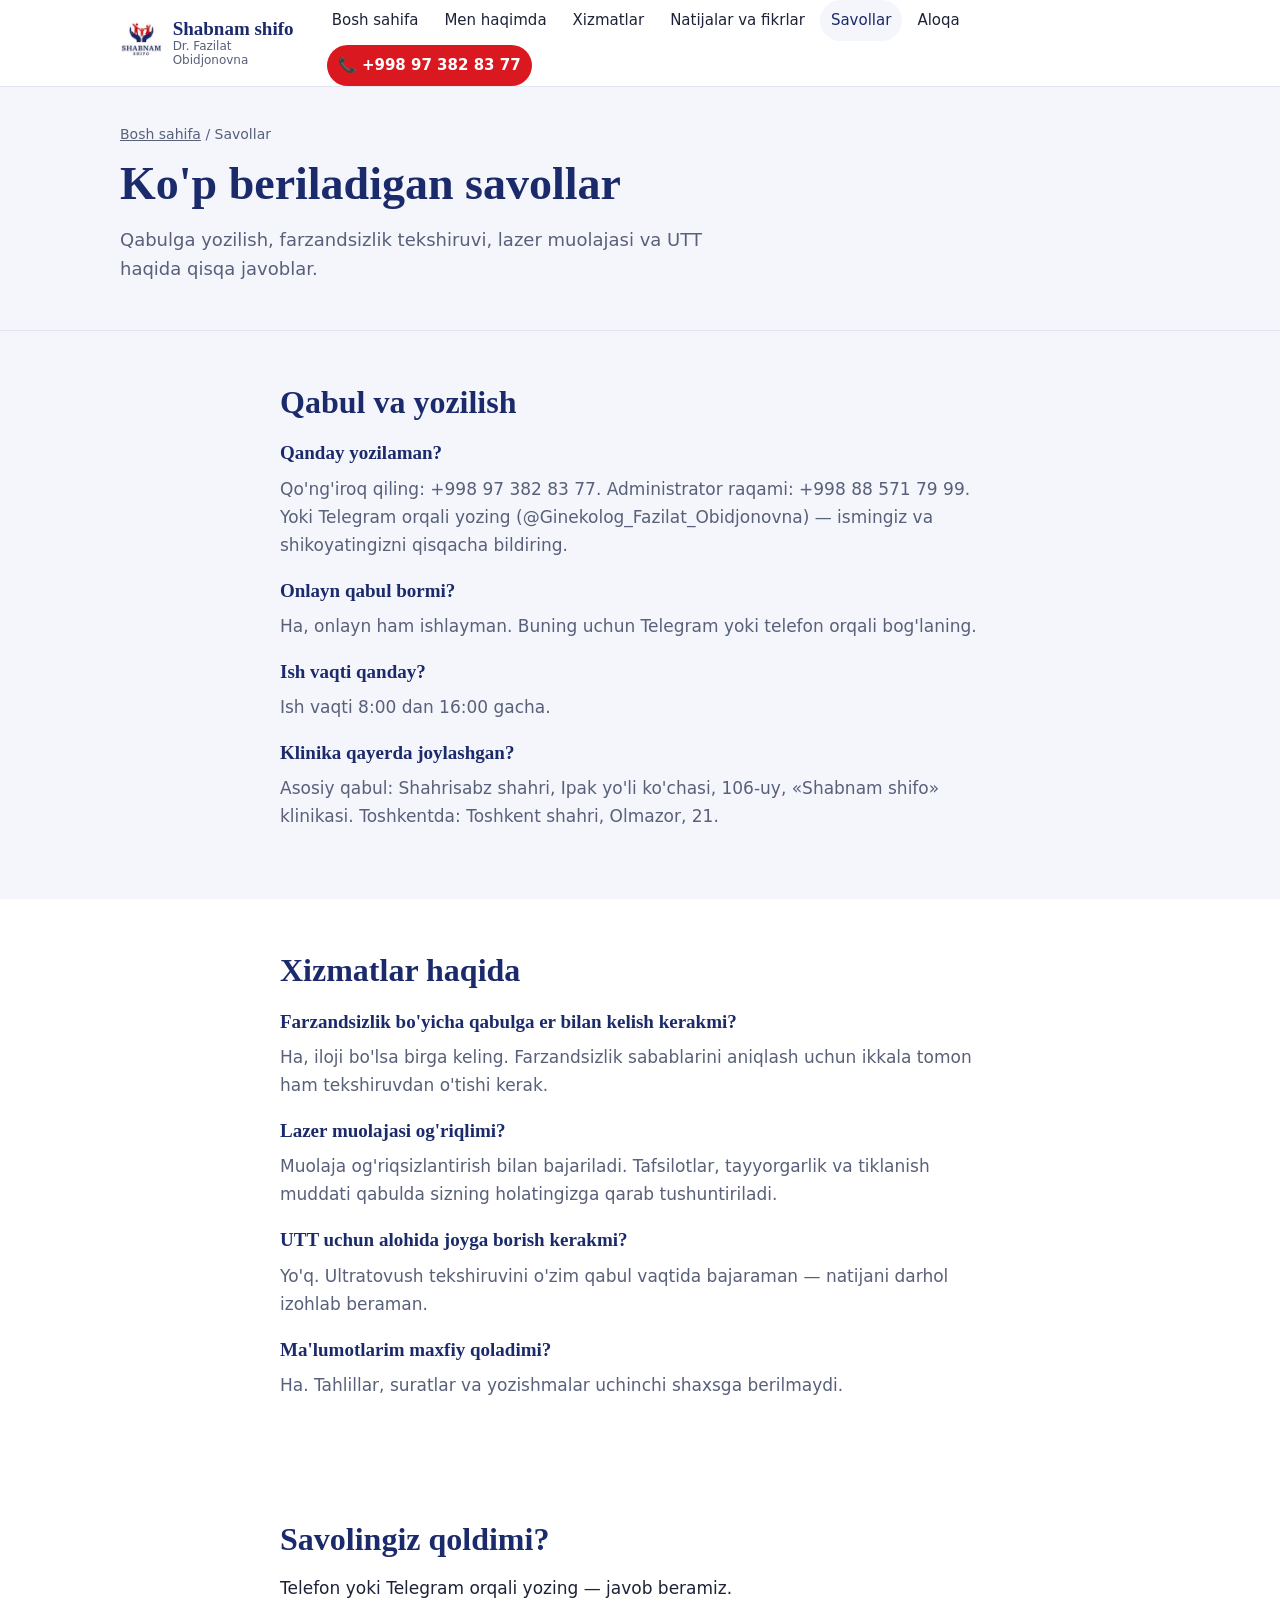
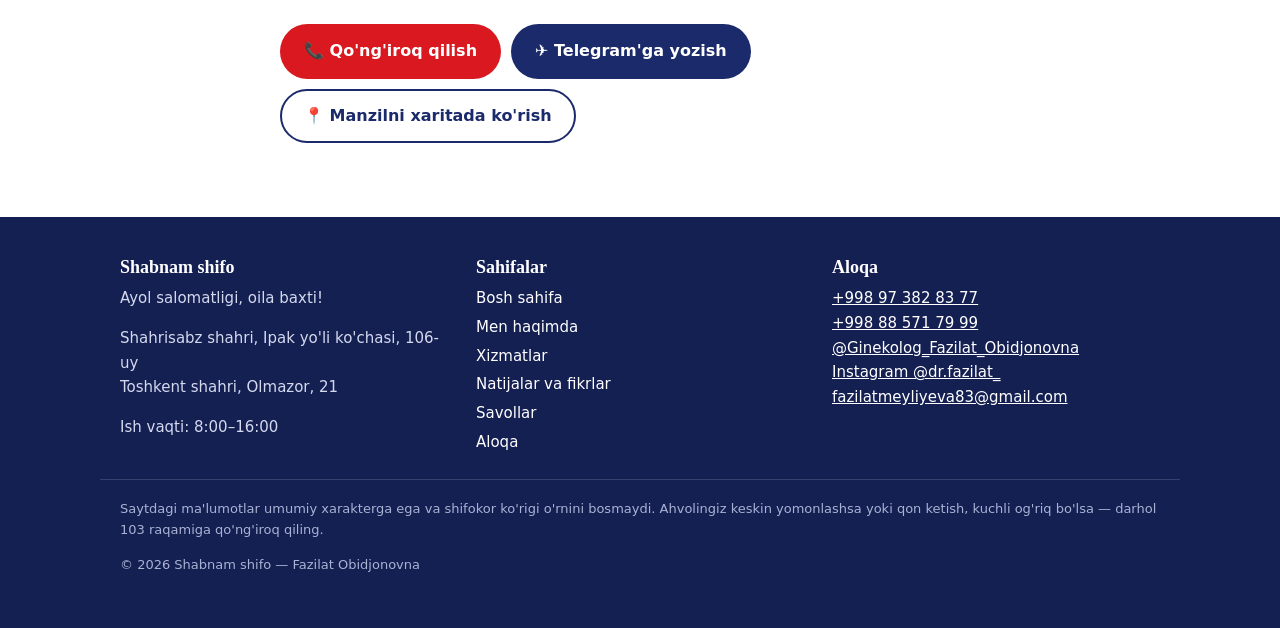
<file: savollar.html>
<!doctype html>
<html lang="uz">
<head>
<meta charset="utf-8">
<meta name="viewport" content="width=device-width, initial-scale=1">
<title>Savollar va javoblar — ginekolog Fazilat Obidjonovna</title>
<meta name="description" content="Ginekolog qabuliga yozilish, farzandsizlik tekshiruvi, lazer muolajasi va UTT haqida ko'p beriladigan savollarga javoblar. Shahrisabz.">
<meta name="robots" content="index, follow, max-image-preview:large">
<meta name="author" content="Fazilat Obidjonovna">
<meta name="theme-color" content="#1b2a6b">
<link rel="canonical" href="https://admirable-platypus-0bb3a1.netlify.app/savollar.html">
<link rel="icon" href="favicon.ico" sizes="any">
<link rel="icon" type="image/png" sizes="32x32" href="favicon-32.png">
<link rel="icon" type="image/png" sizes="192x192" href="icon-192.png">
<link rel="apple-touch-icon" href="apple-touch-icon.png">
<meta property="og:type" content="website">
<meta property="og:locale" content="uz_UZ">
<meta property="og:site_name" content="Shabnam shifo">
<meta property="og:title" content="Savollar va javoblar — ginekolog Fazilat Obidjonovna">
<meta property="og:description" content="Ginekolog qabuliga yozilish, farzandsizlik tekshiruvi, lazer muolajasi va UTT haqida ko'p beriladigan savollarga javoblar. Shahrisabz.">
<meta property="og:url" content="https://admirable-platypus-0bb3a1.netlify.app/savollar.html">
<meta property="og:image" content="https://admirable-platypus-0bb3a1.netlify.app/images/og-image.jpg">
<meta property="og:image:width" content="1200">
<meta property="og:image:height" content="630">
<meta property="og:image:alt" content="Dr. Fazilat Obidjonovna — ginekolog, reproduktolog, UTT shifokori, Shabnam shifo, Shahrisabz">
<meta name="twitter:card" content="summary_large_image">
<meta name="twitter:title" content="Savollar va javoblar — ginekolog Fazilat Obidjonovna">
<meta name="twitter:description" content="Ginekolog qabuliga yozilish, farzandsizlik tekshiruvi, lazer muolajasi va UTT haqida ko'p beriladigan savollarga javoblar. Shahrisabz.">
<meta name="twitter:image" content="https://admirable-platypus-0bb3a1.netlify.app/images/og-image.jpg">
<link rel="stylesheet" href="css/style.css">
<script type="application/ld+json">{"@context": "https://schema.org", "@type": "FAQPage", "mainEntity": [{"@type": "Question", "name": "Qanday yozilaman?", "acceptedAnswer": {"@type": "Answer", "text": "Qo'ng'iroq qiling: +998 97 382 83 77. Administrator raqami: +998 88 571 79 99. Yoki Telegram orqali yozing (@Ginekolog_Fazilat_Obidjonovna) — ismingiz va shikoyatingizni qisqacha bildiring."}}, {"@type": "Question", "name": "Onlayn qabul bormi?", "acceptedAnswer": {"@type": "Answer", "text": "Ha, onlayn ham ishlayman. Buning uchun Telegram yoki telefon orqali bog'laning."}}, {"@type": "Question", "name": "Ish vaqti qanday?", "acceptedAnswer": {"@type": "Answer", "text": "Ish vaqti 8:00 dan 16:00 gacha."}}, {"@type": "Question", "name": "Klinika qayerda joylashgan?", "acceptedAnswer": {"@type": "Answer", "text": "Asosiy qabul: Shahrisabz shahri, Ipak yo'li ko'chasi, 106-uy, «Shabnam shifo» klinikasi. Toshkentda: Toshkent shahri, Olmazor, 21."}}, {"@type": "Question", "name": "Farzandsizlik bo'yicha qabulga er bilan kelish kerakmi?", "acceptedAnswer": {"@type": "Answer", "text": "Ha, iloji bo'lsa birga keling. Farzandsizlik sabablarini aniqlash uchun ikkala tomon ham tekshiruvdan o'tishi kerak."}}, {"@type": "Question", "name": "Lazer muolajasi og'riqlimi?", "acceptedAnswer": {"@type": "Answer", "text": "Muolaja og'riqsizlantirish bilan bajariladi. Tafsilotlar, tayyorgarlik va tiklanish muddati qabulda sizning holatingizga qarab tushuntiriladi."}}, {"@type": "Question", "name": "UTT uchun alohida joyga borish kerakmi?", "acceptedAnswer": {"@type": "Answer", "text": "Yo'q. Ultratovush tekshiruvini o'zim qabul vaqtida bajaraman — natijani darhol izohlab beraman."}}, {"@type": "Question", "name": "Ma'lumotlarim maxfiy qoladimi?", "acceptedAnswer": {"@type": "Answer", "text": "Ha. Tahlillar, suratlar va yozishmalar uchinchi shaxsga berilmaydi."}}]}</script>
<script type="application/ld+json">{"@context": "https://schema.org", "@type": "BreadcrumbList", "itemListElement": [{"@type": "ListItem", "position": 1, "name": "Bosh sahifa", "item": "https://admirable-platypus-0bb3a1.netlify.app/"}, {"@type": "ListItem", "position": 2, "name": "Savollar", "item": "https://admirable-platypus-0bb3a1.netlify.app/savollar.html"}]}</script>
</head>
<body>
<a class="skip" href="#main">Asosiy mazmunga o'tish</a>
<header class="top">
<div class="wrap bar">
<a class="brand" href="index.html" aria-label="Shabnam shifo — bosh sahifa"><picture><source srcset="images/logo-96.webp" type="image/webp"><img src="images/logo-96.png" alt="Shabnam shifo klinikasi logotipi — ginekolog va reproduktolog Shahrisabz" width="44" height="44" decoding="async"></picture><span><b>Shabnam shifo</b><small>Dr. Fazilat Obidjonovna</small></span></a>
<input type="checkbox" id="nt" class="nt" aria-label="Menyuni ochish">
<label for="nt" class="burger" aria-hidden="true"><i></i><i></i><i></i></label>
<nav aria-label="Asosiy menyu"><a href="index.html">Bosh sahifa</a><a href="men-haqimda.html">Men haqimda</a><a href="xizmatlar.html">Xizmatlar</a><a href="natijalar.html">Natijalar va fikrlar</a><a href="savollar.html" aria-current="page">Savollar</a><a href="aloqa.html">Aloqa</a><a class="navcall" href="tel:+998973828377">📞 +998 97 382 83 77</a></nav>
</div>
</header>
<main id="main">
<section class="phead"><div class="wrap">
<nav class="crumb" aria-label="Sahifa yo'li"><a href="index.html">Bosh sahifa</a> / Savollar</nav>
<h1>Ko'p beriladigan savollar</h1>
<p class="lead">Qabulga yozilish, farzandsizlik tekshiruvi, lazer muolajasi va UTT haqida qisqa javoblar.</p>
</div></section>
<section class="sec soft"><div class="wrap narrow"><h2>Qabul va yozilish</h2><h3>Qanday yozilaman?</h3><p>Qo'ng'iroq qiling: +998 97 382 83 77. Administrator raqami: +998 88 571 79 99. Yoki Telegram orqali yozing (@Ginekolog_Fazilat_Obidjonovna) — ismingiz va shikoyatingizni qisqacha bildiring.</p><h3>Onlayn qabul bormi?</h3><p>Ha, onlayn ham ishlayman. Buning uchun Telegram yoki telefon orqali bog'laning.</p><h3>Ish vaqti qanday?</h3><p>Ish vaqti 8:00 dan 16:00 gacha.</p><h3>Klinika qayerda joylashgan?</h3><p>Asosiy qabul: Shahrisabz shahri, Ipak yo'li ko'chasi, 106-uy, «Shabnam shifo» klinikasi. Toshkentda: Toshkent shahri, Olmazor, 21.</p></div></section>
<section class="sec"><div class="wrap narrow"><h2>Xizmatlar haqida</h2><h3>Farzandsizlik bo'yicha qabulga er bilan kelish kerakmi?</h3><p>Ha, iloji bo'lsa birga keling. Farzandsizlik sabablarini aniqlash uchun ikkala tomon ham tekshiruvdan o'tishi kerak.</p><h3>Lazer muolajasi og'riqlimi?</h3><p>Muolaja og'riqsizlantirish bilan bajariladi. Tafsilotlar, tayyorgarlik va tiklanish muddati qabulda sizning holatingizga qarab tushuntiriladi.</p><h3>UTT uchun alohida joyga borish kerakmi?</h3><p>Yo'q. Ultratovush tekshiruvini o'zim qabul vaqtida bajaraman — natijani darhol izohlab beraman.</p><h3>Ma'lumotlarim maxfiy qoladimi?</h3><p>Ha. Tahlillar, suratlar va yozishmalar uchinchi shaxsga berilmaydi.</p></div></section>

<section class="sec"><div class="wrap narrow"><h2>Savolingiz qoldimi?</h2><p>Telefon yoki Telegram orqali yozing — javob beramiz.</p><div class="btns"><a class="btn p" href="tel:+998973828377">📞 Qo'ng'iroq qilish</a><a class="btn n" href="https://t.me/Ginekolog_Fazilat_Obidjonovna" target="_blank" rel="noopener">✈️ Telegram'ga yozish</a><a class="btn o" href="https://maps.google.com/maps?q=39.042849,66.828346&ll=39.042849,66.828346&z=16" target="_blank" rel="noopener">📍 Manzilni xaritada ko'rish</a></div></div></section>
</main>
<footer class="foot">
<div class="wrap fgrid">
<div><p class="fb">Shabnam shifo</p><p>Ayol salomatligi, oila baxti!</p>
<p>Shahrisabz shahri, Ipak yo'li ko'chasi, 106-uy<br>Toshkent shahri, Olmazor, 21</p><p>Ish vaqti: 8:00–16:00</p></div>
<div><p class="fb">Sahifalar</p><nav class="fnav" aria-label="Sayt xaritasi"><a href="index.html">Bosh sahifa</a><a href="men-haqimda.html">Men haqimda</a><a href="xizmatlar.html">Xizmatlar</a><a href="natijalar.html">Natijalar va fikrlar</a><a href="savollar.html">Savollar</a><a href="aloqa.html">Aloqa</a></nav></div>
<div><p class="fb">Aloqa</p>
<p><a href="tel:+998973828377">+998 97 382 83 77</a><br><a href="tel:+998885717999">+998 88 571 79 99</a><br>
<a href="https://t.me/Ginekolog_Fazilat_Obidjonovna" target="_blank" rel="noopener">@Ginekolog_Fazilat_Obidjonovna</a><br>
<a href="https://instagram.com/dr.fazilat_" target="_blank" rel="noopener">Instagram @dr.fazilat_</a><br>
<a href="mailto:fazilatmeyliyeva83@gmail.com">fazilatmeyliyeva83@gmail.com</a></p></div>
</div>
<div class="wrap fine"><p>Saytdagi ma'lumotlar umumiy xarakterga ega va shifokor ko'rigi o'rnini bosmaydi. Ahvolingiz keskin yomonlashsa yoki qon ketish, kuchli og'riq bo'lsa — darhol 103 raqamiga qo'ng'iroq qiling.</p>
<p>© 2026 Shabnam shifo — Fazilat Obidjonovna</p></div>
</footer>
<div class="mbar" role="navigation" aria-label="Tezkor aloqa">
<a class="m1" href="tel:+998973828377">📞 Qo'ng'iroq</a>
<a class="m2" href="https://t.me/Ginekolog_Fazilat_Obidjonovna" target="_blank" rel="noopener">✈️ Telegram</a>
<a class="m3" href="https://maps.google.com/maps?q=39.042849,66.828346&ll=39.042849,66.828346&z=16" target="_blank" rel="noopener">📍 Xarita</a>
</div>
</body>
</html>
</file>
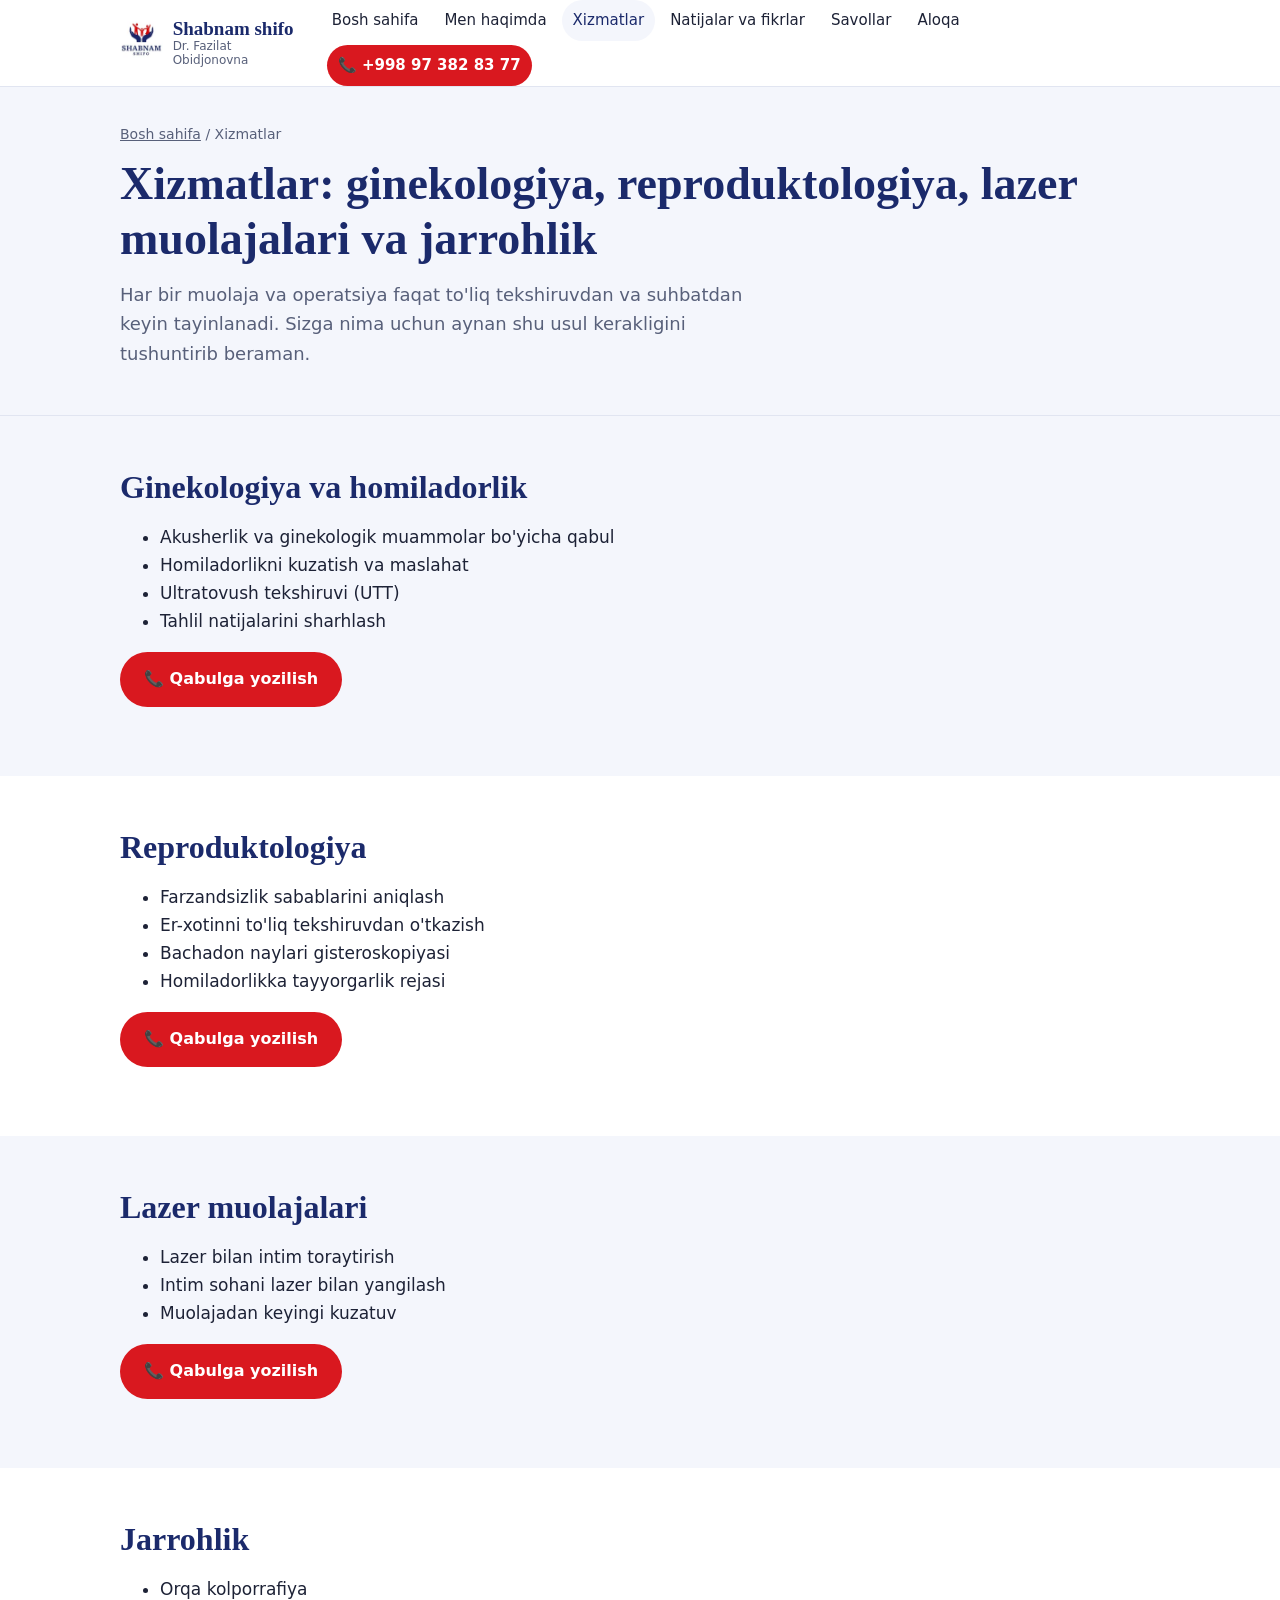
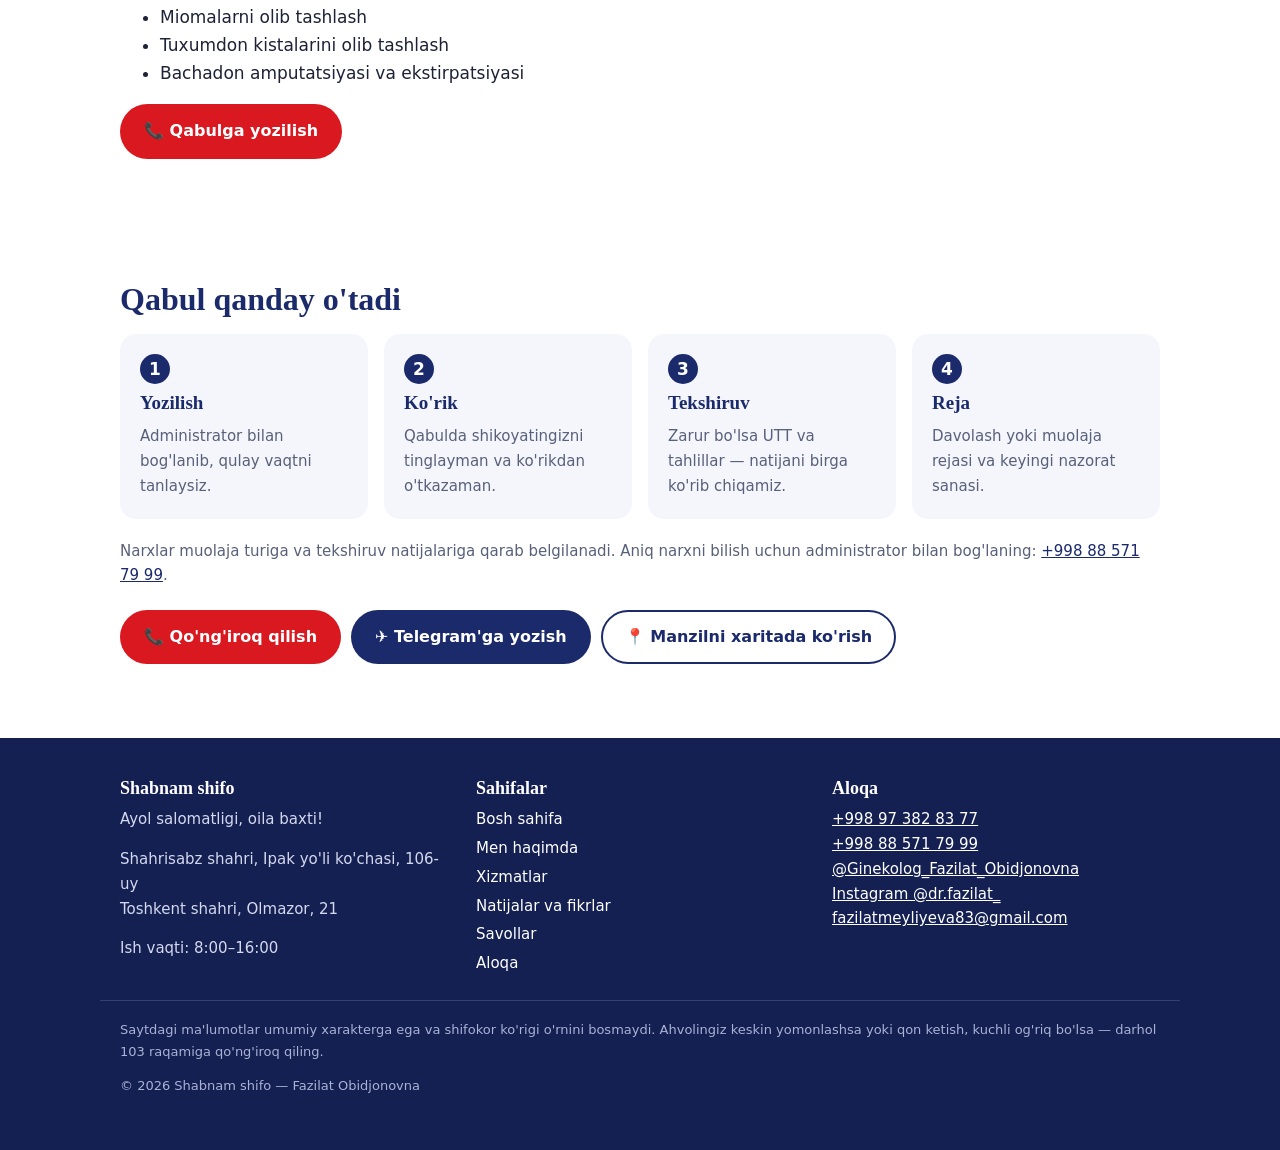
<file: xizmatlar.html>
<!doctype html>
<html lang="uz">
<head>
<meta charset="utf-8">
<meta name="viewport" content="width=device-width, initial-scale=1">
<title>Xizmatlar: ginekologiya, reproduktologiya, lazer, jarrohlik</title>
<meta name="description" content="Shabnam shifo: homiladorlikni kuzatish, UTT, farzandsizlikni aniqlash, lazer muolajalari, mioma olib tashlash. Shahrisabz. Tel: +998 97 382 83 77">
<meta name="robots" content="index, follow, max-image-preview:large">
<meta name="author" content="Fazilat Obidjonovna">
<meta name="theme-color" content="#1b2a6b">
<link rel="canonical" href="https://admirable-platypus-0bb3a1.netlify.app/xizmatlar.html">
<link rel="icon" href="favicon.ico" sizes="any">
<link rel="icon" type="image/png" sizes="32x32" href="favicon-32.png">
<link rel="icon" type="image/png" sizes="192x192" href="icon-192.png">
<link rel="apple-touch-icon" href="apple-touch-icon.png">
<meta property="og:type" content="website">
<meta property="og:locale" content="uz_UZ">
<meta property="og:site_name" content="Shabnam shifo">
<meta property="og:title" content="Xizmatlar: ginekologiya, reproduktologiya, lazer, jarrohlik">
<meta property="og:description" content="Shabnam shifo: homiladorlikni kuzatish, UTT, farzandsizlikni aniqlash, lazer muolajalari, mioma olib tashlash. Shahrisabz. Tel: +998 97 382 83 77">
<meta property="og:url" content="https://admirable-platypus-0bb3a1.netlify.app/xizmatlar.html">
<meta property="og:image" content="https://admirable-platypus-0bb3a1.netlify.app/images/og-image.jpg">
<meta property="og:image:width" content="1200">
<meta property="og:image:height" content="630">
<meta property="og:image:alt" content="Dr. Fazilat Obidjonovna — ginekolog, reproduktolog, UTT shifokori, Shabnam shifo, Shahrisabz">
<meta name="twitter:card" content="summary_large_image">
<meta name="twitter:title" content="Xizmatlar: ginekologiya, reproduktologiya, lazer, jarrohlik">
<meta name="twitter:description" content="Shabnam shifo: homiladorlikni kuzatish, UTT, farzandsizlikni aniqlash, lazer muolajalari, mioma olib tashlash. Shahrisabz. Tel: +998 97 382 83 77">
<meta name="twitter:image" content="https://admirable-platypus-0bb3a1.netlify.app/images/og-image.jpg">
<link rel="stylesheet" href="css/style.css">
<script type="application/ld+json">{"@context": "https://schema.org", "@type": "Service", "@id": "https://admirable-platypus-0bb3a1.netlify.app/xizmatlar.html#ginekologiya-va-homiladorlik", "name": "Ginekologiya va homiladorlik", "serviceType": "Ginekologiya va homiladorlik", "description": "Akusherlik va ginekologik muammolar bo'yicha qabul; Homiladorlikni kuzatish va maslahat; Ultratovush tekshiruvi (UTT); Tahlil natijalarini sharhlash.", "url": "https://admirable-platypus-0bb3a1.netlify.app/xizmatlar.html#ginekologiya-va-homiladorlik", "provider": {"@id": "https://admirable-platypus-0bb3a1.netlify.app/#clinic"}, "areaServed": [{"@type": "AdministrativeArea", "name": "Qashqadaryo viloyati"}, {"@type": "City", "name": "Toshkent"}]}</script>
<script type="application/ld+json">{"@context": "https://schema.org", "@type": "Service", "@id": "https://admirable-platypus-0bb3a1.netlify.app/xizmatlar.html#reproduktologiya", "name": "Reproduktologiya", "serviceType": "Reproduktologiya", "description": "Farzandsizlik sabablarini aniqlash; Er-xotinni to'liq tekshiruvdan o'tkazish; Bachadon naylari gisteroskopiyasi; Homiladorlikka tayyorgarlik rejasi.", "url": "https://admirable-platypus-0bb3a1.netlify.app/xizmatlar.html#reproduktologiya", "provider": {"@id": "https://admirable-platypus-0bb3a1.netlify.app/#clinic"}, "areaServed": [{"@type": "AdministrativeArea", "name": "Qashqadaryo viloyati"}, {"@type": "City", "name": "Toshkent"}]}</script>
<script type="application/ld+json">{"@context": "https://schema.org", "@type": "Service", "@id": "https://admirable-platypus-0bb3a1.netlify.app/xizmatlar.html#lazer-muolajalari", "name": "Lazer muolajalari", "serviceType": "Lazer muolajalari", "description": "Lazer bilan intim toraytirish; Intim sohani lazer bilan yangilash; Muolajadan keyingi kuzatuv.", "url": "https://admirable-platypus-0bb3a1.netlify.app/xizmatlar.html#lazer-muolajalari", "provider": {"@id": "https://admirable-platypus-0bb3a1.netlify.app/#clinic"}, "areaServed": [{"@type": "AdministrativeArea", "name": "Qashqadaryo viloyati"}, {"@type": "City", "name": "Toshkent"}]}</script>
<script type="application/ld+json">{"@context": "https://schema.org", "@type": "Service", "@id": "https://admirable-platypus-0bb3a1.netlify.app/xizmatlar.html#jarrohlik", "name": "Jarrohlik", "serviceType": "Jarrohlik", "description": "Orqa kolporrafiya; Miomalarni olib tashlash; Tuxumdon kistalarini olib tashlash; Bachadon amputatsiyasi va ekstirpatsiyasi.", "url": "https://admirable-platypus-0bb3a1.netlify.app/xizmatlar.html#jarrohlik", "provider": {"@id": "https://admirable-platypus-0bb3a1.netlify.app/#clinic"}, "areaServed": [{"@type": "AdministrativeArea", "name": "Qashqadaryo viloyati"}, {"@type": "City", "name": "Toshkent"}]}</script>
<script type="application/ld+json">{"@context": "https://schema.org", "@type": "BreadcrumbList", "itemListElement": [{"@type": "ListItem", "position": 1, "name": "Bosh sahifa", "item": "https://admirable-platypus-0bb3a1.netlify.app/"}, {"@type": "ListItem", "position": 2, "name": "Xizmatlar", "item": "https://admirable-platypus-0bb3a1.netlify.app/xizmatlar.html"}]}</script>
</head>
<body>
<a class="skip" href="#main">Asosiy mazmunga o'tish</a>
<header class="top">
<div class="wrap bar">
<a class="brand" href="index.html" aria-label="Shabnam shifo — bosh sahifa"><picture><source srcset="images/logo-96.webp" type="image/webp"><img src="images/logo-96.png" alt="Shabnam shifo klinikasi logotipi — ginekolog va reproduktolog Shahrisabz" width="44" height="44" decoding="async"></picture><span><b>Shabnam shifo</b><small>Dr. Fazilat Obidjonovna</small></span></a>
<input type="checkbox" id="nt" class="nt" aria-label="Menyuni ochish">
<label for="nt" class="burger" aria-hidden="true"><i></i><i></i><i></i></label>
<nav aria-label="Asosiy menyu"><a href="index.html">Bosh sahifa</a><a href="men-haqimda.html">Men haqimda</a><a href="xizmatlar.html" aria-current="page">Xizmatlar</a><a href="natijalar.html">Natijalar va fikrlar</a><a href="savollar.html">Savollar</a><a href="aloqa.html">Aloqa</a><a class="navcall" href="tel:+998973828377">📞 +998 97 382 83 77</a></nav>
</div>
</header>
<main id="main">
<section class="phead"><div class="wrap">
<nav class="crumb" aria-label="Sahifa yo'li"><a href="index.html">Bosh sahifa</a> / Xizmatlar</nav>
<h1>Xizmatlar: ginekologiya, reproduktologiya, lazer muolajalari va jarrohlik</h1>
<p class="lead">Har bir muolaja va operatsiya faqat to'liq tekshiruvdan va suhbatdan keyin tayinlanadi. Sizga nima uchun aynan shu usul kerakligini tushuntirib beraman.</p>
</div></section>
<section class="sec soft" id="ginekologiya-va-homiladorlik"><div class="wrap"><h2>Ginekologiya va homiladorlik</h2><ul><li>Akusherlik va ginekologik muammolar bo'yicha qabul</li><li>Homiladorlikni kuzatish va maslahat</li><li>Ultratovush tekshiruvi (UTT)</li><li>Tahlil natijalarini sharhlash</li></ul><p><a class="btn p" href="tel:+998973828377">📞 Qabulga yozilish</a></p></div></section>
<section class="sec" id="reproduktologiya"><div class="wrap"><h2>Reproduktologiya</h2><ul><li>Farzandsizlik sabablarini aniqlash</li><li>Er-xotinni to'liq tekshiruvdan o'tkazish</li><li>Bachadon naylari gisteroskopiyasi</li><li>Homiladorlikka tayyorgarlik rejasi</li></ul><p><a class="btn p" href="tel:+998973828377">📞 Qabulga yozilish</a></p></div></section>
<section class="sec soft" id="lazer-muolajalari"><div class="wrap"><h2>Lazer muolajalari</h2><ul><li>Lazer bilan intim toraytirish</li><li>Intim sohani lazer bilan yangilash</li><li>Muolajadan keyingi kuzatuv</li></ul><p><a class="btn p" href="tel:+998973828377">📞 Qabulga yozilish</a></p></div></section>
<section class="sec" id="jarrohlik"><div class="wrap"><h2>Jarrohlik</h2><ul><li>Orqa kolporrafiya</li><li>Miomalarni olib tashlash</li><li>Tuxumdon kistalarini olib tashlash</li><li>Bachadon amputatsiyasi va ekstirpatsiyasi</li></ul><p><a class="btn p" href="tel:+998973828377">📞 Qabulga yozilish</a></p></div></section>

<section class="sec"><div class="wrap">
<h2>Qabul qanday o'tadi</h2>
<ol class="steps">
<li><h3>Yozilish</h3><p>Administrator bilan bog'lanib, qulay vaqtni tanlaysiz.</p></li>
<li><h3>Ko'rik</h3><p>Qabulda shikoyatingizni tinglayman va ko'rikdan o'tkazaman.</p></li>
<li><h3>Tekshiruv</h3><p>Zarur bo'lsa UTT va tahlillar — natijani birga ko'rib chiqamiz.</p></li>
<li><h3>Reja</h3><p>Davolash yoki muolaja rejasi va keyingi nazorat sanasi.</p></li>
</ol>
<p class="note">Narxlar muolaja turiga va tekshiruv natijalariga qarab belgilanadi. Aniq narxni bilish uchun administrator bilan bog'laning: <a href="tel:+998885717999">+998 88 571 79 99</a>.</p>
<div class="btns"><a class="btn p" href="tel:+998973828377">📞 Qo'ng'iroq qilish</a><a class="btn n" href="https://t.me/Ginekolog_Fazilat_Obidjonovna" target="_blank" rel="noopener">✈️ Telegram'ga yozish</a><a class="btn o" href="https://maps.google.com/maps?q=39.042849,66.828346&ll=39.042849,66.828346&z=16" target="_blank" rel="noopener">📍 Manzilni xaritada ko'rish</a></div>
</div></section>
</main>
<footer class="foot">
<div class="wrap fgrid">
<div><p class="fb">Shabnam shifo</p><p>Ayol salomatligi, oila baxti!</p>
<p>Shahrisabz shahri, Ipak yo'li ko'chasi, 106-uy<br>Toshkent shahri, Olmazor, 21</p><p>Ish vaqti: 8:00–16:00</p></div>
<div><p class="fb">Sahifalar</p><nav class="fnav" aria-label="Sayt xaritasi"><a href="index.html">Bosh sahifa</a><a href="men-haqimda.html">Men haqimda</a><a href="xizmatlar.html">Xizmatlar</a><a href="natijalar.html">Natijalar va fikrlar</a><a href="savollar.html">Savollar</a><a href="aloqa.html">Aloqa</a></nav></div>
<div><p class="fb">Aloqa</p>
<p><a href="tel:+998973828377">+998 97 382 83 77</a><br><a href="tel:+998885717999">+998 88 571 79 99</a><br>
<a href="https://t.me/Ginekolog_Fazilat_Obidjonovna" target="_blank" rel="noopener">@Ginekolog_Fazilat_Obidjonovna</a><br>
<a href="https://instagram.com/dr.fazilat_" target="_blank" rel="noopener">Instagram @dr.fazilat_</a><br>
<a href="mailto:fazilatmeyliyeva83@gmail.com">fazilatmeyliyeva83@gmail.com</a></p></div>
</div>
<div class="wrap fine"><p>Saytdagi ma'lumotlar umumiy xarakterga ega va shifokor ko'rigi o'rnini bosmaydi. Ahvolingiz keskin yomonlashsa yoki qon ketish, kuchli og'riq bo'lsa — darhol 103 raqamiga qo'ng'iroq qiling.</p>
<p>© 2026 Shabnam shifo — Fazilat Obidjonovna</p></div>
</footer>
<div class="mbar" role="navigation" aria-label="Tezkor aloqa">
<a class="m1" href="tel:+998973828377">📞 Qo'ng'iroq</a>
<a class="m2" href="https://t.me/Ginekolog_Fazilat_Obidjonovna" target="_blank" rel="noopener">✈️ Telegram</a>
<a class="m3" href="https://maps.google.com/maps?q=39.042849,66.828346&ll=39.042849,66.828346&z=16" target="_blank" rel="noopener">📍 Xarita</a>
</div>
</body>
</html>
</file>
<file: css/style.css>
:root{--navy:#1b2a6b;--navy2:#141f52;--red:#d9181f;--red2:#b81218;--ink:#1d2236;--muted:#58607a;--soft:#f4f6fc;--line:#e1e5f1;--r:16px}
*{box-sizing:border-box}
html{scroll-behavior:smooth;-webkit-text-size-adjust:100%}
body{margin:0;font-family:system-ui,-apple-system,"Segoe UI",Roboto,"Helvetica Neue",Arial,sans-serif;color:var(--ink);background:#fff;line-height:1.65;font-size:17px}
img{max-width:100%;height:auto;display:block}
a{color:var(--navy)}
.wrap{max-width:1080px;margin:0 auto;padding:0 20px}
.skip{position:absolute;left:-999px}.skip:focus{left:10px;top:10px;background:#fff;padding:8px 12px;z-index:99}
h1,h2,h3{font-family:Georgia,"Times New Roman",serif;color:var(--navy);line-height:1.2;margin:0 0 .5em}
h1{font-size:clamp(28px,5vw,46px)}h2{font-size:clamp(23px,3.6vw,32px);margin-top:1.2em}h2:first-child{margin-top:0}h3{font-size:19px}
p{margin:0 0 1em}
.top{position:sticky;top:0;z-index:20;background:rgba(255,255,255,.96);backdrop-filter:blur(8px);border-bottom:1px solid var(--line)}
.bar{display:flex;align-items:center;justify-content:space-between;gap:14px;min-height:64px}
.brand{display:flex;align-items:center;gap:10px;text-decoration:none;color:var(--navy)}
.brand img{width:44px;height:44px;border-radius:8px}
.brand span{display:flex;flex-direction:column;line-height:1.15}.brand b{font-family:Georgia,serif;font-size:19px}.brand small{color:var(--muted);font-size:12px}
.bar nav{display:flex;align-items:center;gap:4px;flex-wrap:wrap}
.bar nav a{text-decoration:none;color:var(--ink);padding:8px 11px;border-radius:999px;font-size:15px}
.bar nav a:hover,.bar nav a[aria-current]{background:var(--soft);color:var(--navy)}
.bar nav a.navcall{background:var(--red);color:#fff;font-weight:600;margin-left:6px}.bar nav a.navcall:hover{background:var(--red2)}
.nt,.burger{display:none}
.hero{background:linear-gradient(135deg,#f4f6fc,#fff 60%);padding:56px 0}
.hgrid{display:grid;gap:32px;align-items:center;grid-template-columns:1fr}
.eyebrow{color:var(--red);font-weight:700;font-size:14px;letter-spacing:.04em;text-transform:uppercase;margin-bottom:10px}
.lead{font-size:18px;color:var(--muted);max-width:640px}
.hlogo img{width:min(360px,80%);margin:0 auto;border-radius:24px;box-shadow:0 10px 40px rgba(27,42,107,.12)}
.btns{display:flex;gap:10px;flex-wrap:wrap;margin:22px 0}.btns.col{flex-direction:column;align-items:flex-start}
.btn{display:inline-block;padding:12px 22px;border-radius:999px;font-weight:600;text-decoration:none;border:2px solid transparent;font-size:16px}
.btn.p{background:var(--red);color:#fff}.btn.p:hover{background:var(--red2)}
.btn.n{background:var(--navy);color:#fff}.btn.n:hover{background:var(--navy2)}
.btn.o{border-color:var(--navy);color:var(--navy);background:#fff}.btn.o:hover{background:var(--soft)}
.chips{list-style:none;display:flex;flex-wrap:wrap;gap:8px;padding:0;margin:0}
.chips li{background:#fff;border:1px solid var(--line);border-radius:999px;padding:6px 14px;font-size:14px;color:var(--navy);font-weight:600}
.sec{padding:52px 0}.soft{background:var(--soft)}
.sub{color:var(--muted);max-width:640px;margin-bottom:24px}
.grid{display:grid;gap:18px}.g4{grid-template-columns:repeat(auto-fit,minmax(230px,1fr))}.g3{grid-template-columns:repeat(auto-fit,minmax(200px,1fr))}
.card{background:#fff;border:1px solid var(--line);border-radius:var(--r);padding:22px}
.card ul{margin:0 0 12px;padding-left:18px;color:var(--muted);font-size:15px}
a.card.link{text-decoration:none}a.card.link:hover{border-color:var(--navy)}
.more{font-weight:600;color:var(--red);text-decoration:none}
.slog{list-style:none;padding:0;margin:0;display:grid;gap:12px;grid-template-columns:repeat(auto-fit,minmax(280px,1fr))}
.slog li{border-left:4px solid var(--red);background:var(--soft);padding:14px 18px;border-radius:0 12px 12px 0}
.slog b{color:var(--navy)}
.two{display:grid;gap:36px;grid-template-columns:1fr}
.phead{background:var(--soft);padding:36px 0 28px;border-bottom:1px solid var(--line)}
.phead h1{margin-bottom:.3em}.crumb{font-size:14px;color:var(--muted);margin-bottom:10px}.crumb a{color:var(--muted)}
.about{display:grid;gap:32px;grid-template-columns:1fr;align-items:start}
.photo{margin:0;position:relative;aspect-ratio:4/5;border-radius:22px;overflow:hidden;background:linear-gradient(145deg,var(--navy),#3a4fa8);max-width:360px;width:100%}
.photo .ph{position:absolute;inset:0;display:grid;place-items:center;color:#fff;font:700 120px Georgia,serif;opacity:.9}
.photo picture{position:absolute;inset:0}
.photo img{position:absolute;inset:0;width:100%;height:100%;object-fit:cover;object-position:50% 25%}
.tick{list-style:none;padding:0;margin:0 0 1em}.tick li{padding-left:28px;position:relative;margin-bottom:6px}.tick li:before{content:"✓";position:absolute;left:0;color:var(--red);font-weight:700}
.steps{list-style:none;padding:0;margin:0 0 20px;display:grid;gap:16px;grid-template-columns:repeat(auto-fit,minmax(220px,1fr));counter-reset:s}
.steps li{counter-increment:s;background:var(--soft);border-radius:var(--r);padding:20px;position:relative}
.steps li:before{content:counter(s);display:inline-grid;place-items:center;width:30px;height:30px;border-radius:50%;background:var(--navy);color:#fff;font-weight:700;margin-bottom:8px}
.steps p{margin:0;color:var(--muted);font-size:15px}
.note{color:var(--muted);font-size:15px}
.stats .card{text-align:center}.stats b{display:block;font:700 34px Georgia,serif;color:var(--red)}.stats span{color:var(--muted)}
.narrow{max-width:760px}.narrow h3{margin-top:1.1em}.narrow h3+p{color:var(--muted)}
.contacts{display:grid;gap:14px;grid-template-columns:repeat(auto-fit,minmax(240px,1fr))}
.contacts a{display:block;text-decoration:none;color:var(--ink);background:#fff;border:1px solid var(--line);border-radius:var(--r);padding:16px 20px;transition:.15s}
.contacts a:hover{border-color:var(--red);transform:translateY(-2px)}
.contacts b{display:block}.contacts span{color:var(--red);font-size:15px;word-break:break-word}
.map{width:100%;height:340px;border:0;border-radius:var(--r)}
.foot{background:var(--navy2);color:#d4d9ee;padding:40px 0 90px;font-size:15px}
.foot a{color:#fff}.fb{font:700 18px Georgia,serif;color:#fff;margin-bottom:8px}
.fgrid{display:grid;gap:28px;grid-template-columns:repeat(auto-fit,minmax(230px,1fr))}
.fnav{display:flex;flex-direction:column;gap:4px}.fnav a{text-decoration:none}
.fine{border-top:1px solid rgba(255,255,255,.15);margin-top:24px;padding-top:18px;font-size:13px;color:#aab2d4}
.mbar{display:none}
@media(min-width:820px){.hgrid{grid-template-columns:1.3fr 1fr}.two{grid-template-columns:1fr 1fr}.about{grid-template-columns:340px 1fr}.foot{padding-bottom:40px}}
@media(max-width:960px){
.burger{display:flex;flex-direction:column;gap:5px;cursor:pointer;padding:10px;margin-left:auto}
.burger i{width:24px;height:2px;background:var(--navy);display:block}
.bar{flex-wrap:wrap}
.bar nav{display:none;width:100%;flex-direction:column;align-items:stretch;padding:6px 0 14px}
.nt:checked~nav{display:flex}
.bar nav a.navcall{margin:6px 0 0;text-align:center}
}
@media(max-width:700px){
body{font-size:16px;padding-bottom:64px}
.mbar{display:grid;grid-template-columns:repeat(3,1fr);position:fixed;left:0;right:0;bottom:0;z-index:30;background:#fff;border-top:1px solid var(--line);box-shadow:0 -4px 18px rgba(0,0,0,.08)}
.mbar a{padding:15px 4px;text-align:center;text-decoration:none;font-weight:600;font-size:14px;color:var(--navy)}
.mbar .m1{background:var(--red);color:#fff}.mbar .m2{background:var(--navy);color:#fff}
.sec{padding:38px 0}.hero{padding:36px 0}.btns{flex-direction:column}.btn{text-align:center}
}
@media(prefers-reduced-motion:reduce){*{scroll-behavior:auto!important;transition:none!important}}
</file>
